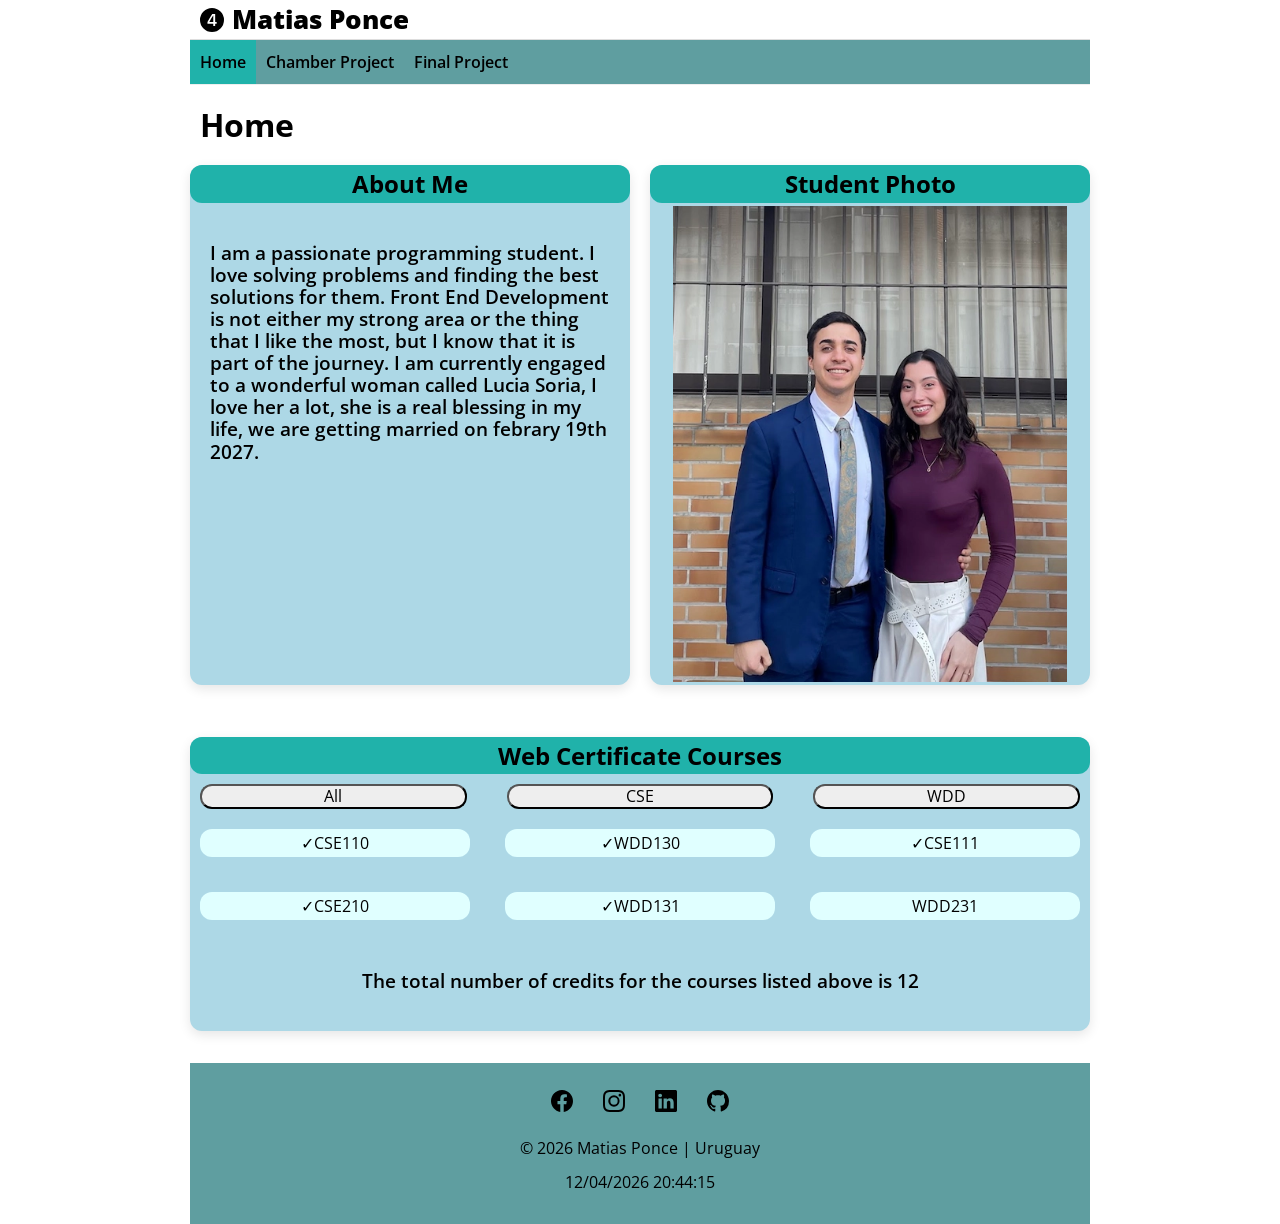
<file: index.html>
<!DOCTYPE html>
<html lang="en">

<head>
    <meta charset="UTF-8">
    <meta name="viewport" content="width=device-width, initial-scale=1.0">
    <meta name="description" content="This is the home page for Matias Ponce's chamber of commerce.">
    <meta name="author" content="Matias Ponce">
    <meta property="og:description"
        content="The home page for Matias Ponce's chamber of commerce. It contains basic information about Matias and the courses he has completed.">
    <meta property="og:title" content="Homepage- Matias Ponce's Chamber">
    <meta property="og:url" content="https://matip31.github.io/wdd231/">
    <meta property="og:image"
        content="https://st2.depositphotos.com/2481271/9230/i/950/depositphotos_92309310-stock-photo-man-drinking-mate.jpg">
    <link rel="shortcut icon" href="images/favicon.ico">
    <link rel="stylesheet" href="styles/normalize.css">
    <link rel="stylesheet" href="styles/small.css">
    <link rel="stylesheet" href="styles/large.css">
    <link rel="preconnect" href="https://fonts.googleapis.com">
    <link rel="preconnect" href="https://fonts.gstatic.com" crossorigin>
    <link
        href="https://fonts.googleapis.com/css2?family=Montserrat:wght@500;700&family=Open+Sans:wght@400;600&display=swap"
        rel="stylesheet">
    <script src="scripts/script.js" defer></script>
    <title>Matias Ponce's Chamber</title>
</head>

<body>
    <header>
        <img src="images/4-circle-fill.svg" alt="Logo" width="1" height="1">
        <span>Matias Ponce</span>
        <button id="ham" aria-label="Open navigation menu" class="hamburguer"></button>
    </header>
    <nav id="nav-bar" class="navigation">
        <ul>
            <li class="current">
                <a href="index.html" id="home">Home</a>
            </li>
            <li>
                <a href="chamber/index.html" id="chamber">Chamber Project</a>
            </li>
            <li>
                <a href="project/index.html" id="final">Final Project</a>
            </li>
        </ul>
    </nav>
    <dialog id="course-details"></dialog>
    <main>
        <h1>Home</h1>
        <div class="container">
            <section class="about card">
                <h2>About Me</h2>
                <p>I am a passionate programming student. I love solving problems and finding the best solutions for
                    them. Front End Development is not either my strong area or the thing that I like the most,
                    but I know that it is part of the journey. I am currently engaged to a wonderful woman called Lucia
                    Soria, I love her a lot, she is a real blessing in my life, we are getting married on febrary 19th
                    2027.
                </p>
            </section>
            <section class="student card">
                <h2>Student Photo</h2>
                <img src="images/matias-picture.webp" alt="Matias Picture" loading="lazy">
            </section>
            <section class="courses card">
                <h2>Web Certificate Courses</h2>
                <div class="filter">
                    <button id="all">All</button>
                    <button id="cse">CSE</button>
                    <button id="wdd">WDD</button>
                </div>
                <div id="courses-list">
                </div>
                <p id="credits">The total number of credits for the courses listed above is</p>
            </section>
        </div>

    </main>
    <footer>
        <div class="social">
            <a href="https://www.facebook.com/mati.ponce.71" target="_blank"><img src="images/facebook.svg"
                    alt="facebook" width="16" height="16"></a>
            <a href="https://www.instagram.com/matip31" target="_blank"><img src="images/instagram.svg" alt="instagram"
                    width="16" height="16"></a>
            <a href="www.linkedin.com/in/matip31" target="_blank"><img src="images/linkedin.svg" alt="Linkedin"
                    width="16" height="16"></a>
            <a href="https://github.com/Matip31" target="_blank"><img src="images/github.svg" alt="github" width="16"
                    height="16"></a>
        </div>
        <p>
            © <span id="currentyear"></span> Matias Ponce | Uruguay
        </p>
        <p id="lastModified"></p>
    </footer>
</body>

</html>
</file>
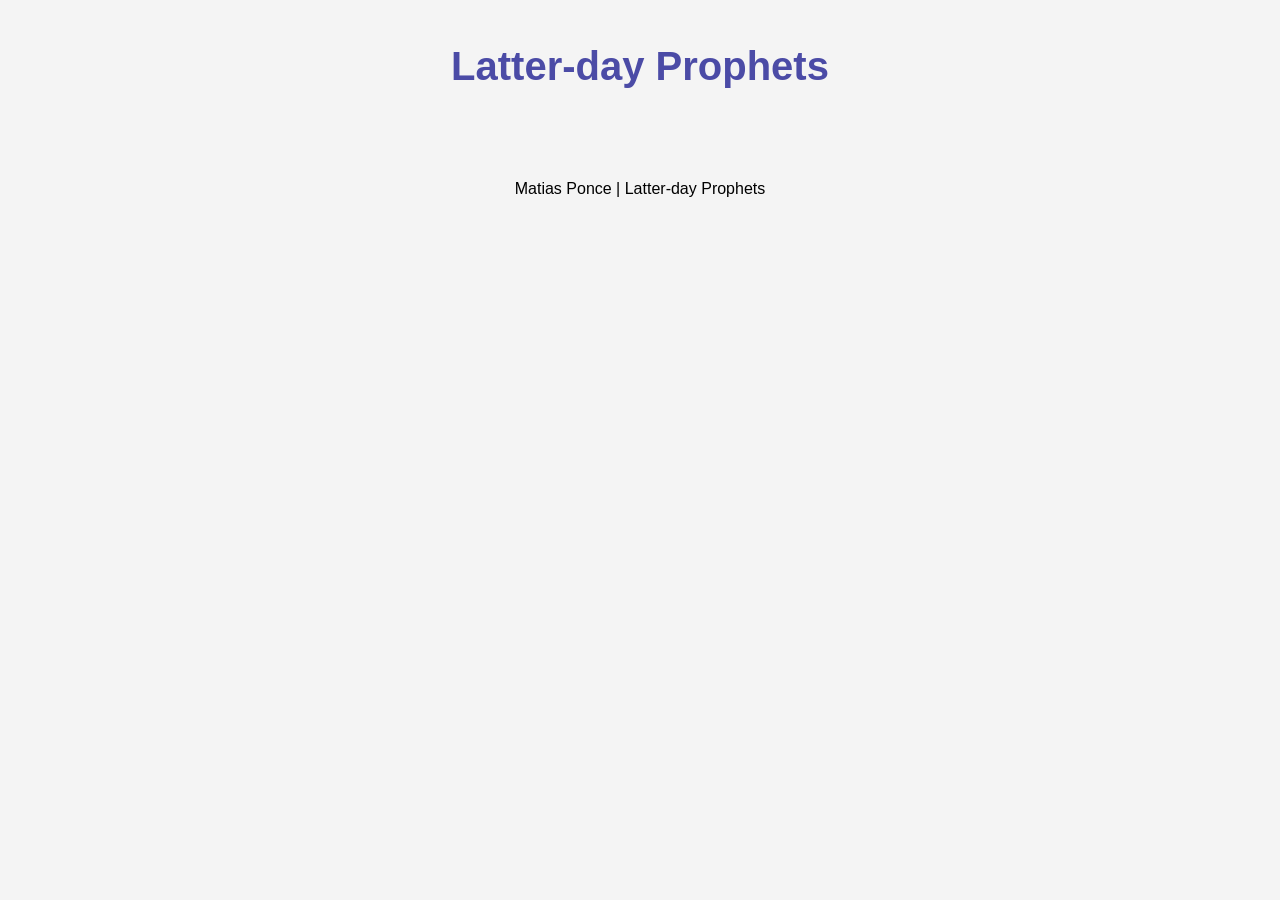
<file: prophets.html>
<!DOCTYPE html>
<html lang="en">
<head>
    <meta charset="UTF-8">
    <meta name="viewport" content="width=device-width, initial-scale=1.0">
    <meta name="description" content="This page contains information about prophets of the Church of Jesus Christ of Latter Day Saints">
    <meta name="author" content="Matias Ponce">
    <link rel="stylesheet" href="styles/normalize.css">
    <link rel="stylesheet" href="styles/prophets.css">
    <script src="scripts/prophets.js" defer></script>
    <title>Prophets</title>
</head>
<body>
    <header>
        <h1>Latter-day Prophets</h1>
    </header>
    <main>
        <div id="cards"></div>
    </main>
    <footer>
        Matias Ponce | Latter-day Prophets
    </footer>
</body>
</html>
</file>
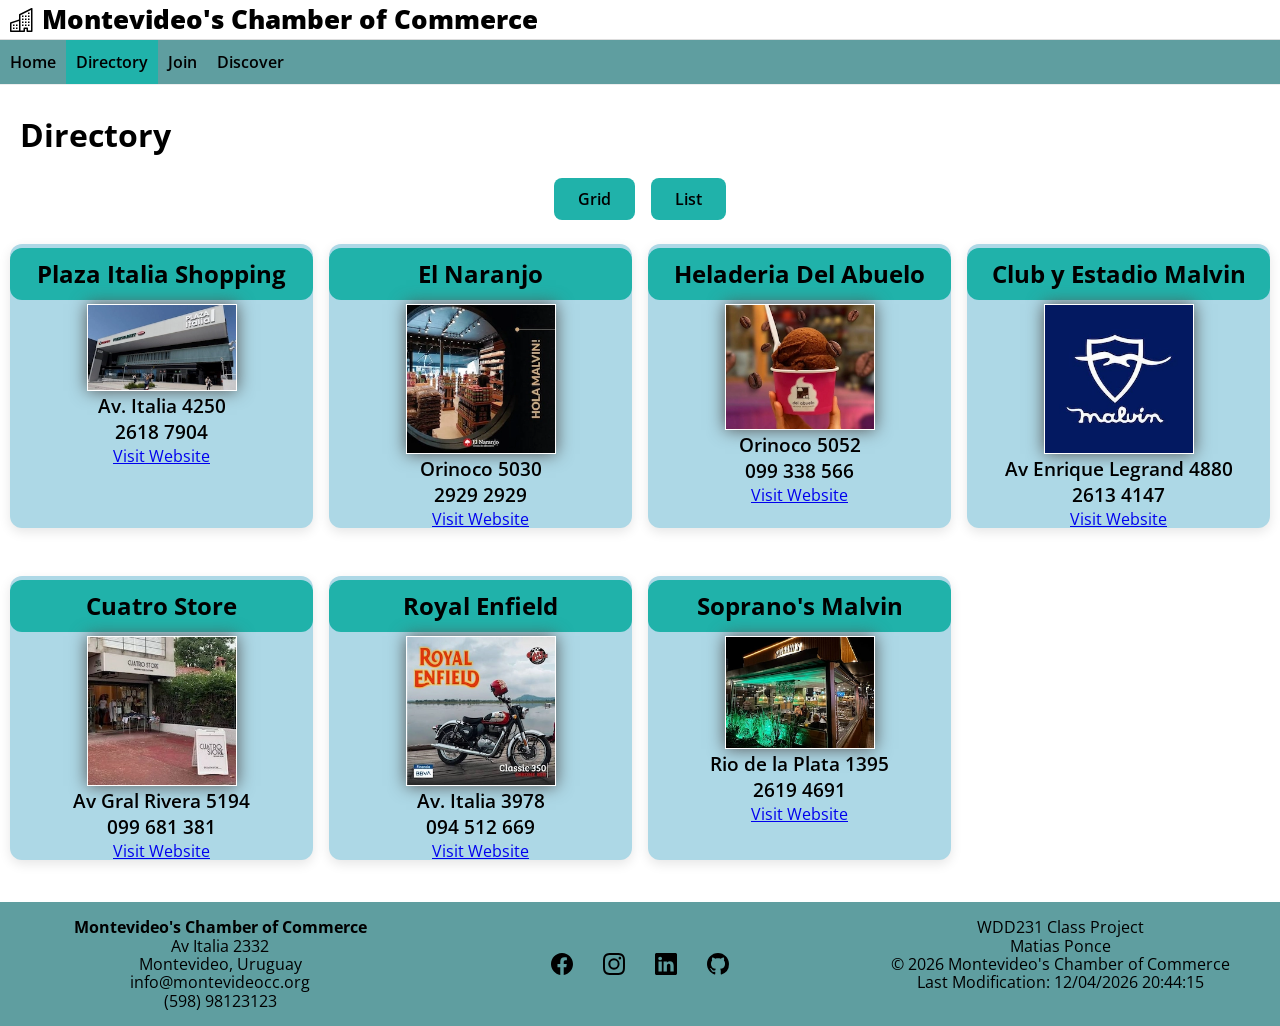
<file: chamber/directory.html>
<!DOCTYPE html>
<html lang="en">

<head>
    <meta charset="UTF-8">
    <meta name="viewport" content="width=device-width, initial-scale=1.0">
    <meta name="description" content="This is the directory page for Montevideo's chamber of commerce.">
    <meta name="author" content="Matias Ponce">
    <meta property="og:description"
        content="The directory for Montevideo's chamber of commerce. It provides a list of local business and other organizations that belong to the chamber of commerce.">
    <meta property="og:title" content="Directory- Montevideo Chamber of Commerce">
    <meta property="og:url" content="https://matip31.github.io/wdd231/">
    <meta property="og:image"
        content="https://matip31.github.io/wdd231/images/matias-picture.webp">
    <link rel="shortcut icon" href="images/favicon.ico">
    <link rel="stylesheet" href="styles/normalize.css">
    <link rel="stylesheet" href="styles/small.css">
    <link rel="stylesheet" href="styles/medium.css">
    <link rel="stylesheet" href="styles/large.css">
    <link rel="preconnect" href="https://fonts.googleapis.com">
    <link rel="preconnect" href="https://fonts.gstatic.com" crossorigin>
    <link
        href="https://fonts.googleapis.com/css2?family=Montserrat:wght@500;700&family=Open+Sans:wght@400;600&display=swap"
        rel="stylesheet">
    <script src="scripts/chamber.js" defer></script>
    <title>Matias Ponce's Chamber</title>
</head>

<body>
    <header>
        <img src="images/buildings.svg" alt="Logo" width="1" height="1">
        <span>Montevideo's Chamber of Commerce</span>
        <button id="ham" aria-label="Open navigation menu" class="hamburguer"></button>
    </header>
    <nav id="nav-bar" class="navigation">
        <ul>
            <li>
                <a href="index.html" id="home">Home</a>
            </li>
            <li class="current">
                <a href="directory.html" id="directory">Directory</a>
            </li>
            <li>
                <a href="join.html" id="join">Join</a>
            </li>
            <li>
                <a href="discover.html" id="discover">Discover</a>
            </li>
        </ul>
    </nav>
    <main>
        <h1>Directory</h1>
        <div class="menu">
		    <button id="grid">Grid</button>
		    <button id="list">List</button>
	    </div>
        <div id="members" class="grid"></div>

    </main>
    <footer>
        <div class="footer-column">
            <span><strong>Montevideo's Chamber of Commerce</strong></span>
            <span>Av Italia 2332</span>
            <span>Montevideo, Uruguay</span>
            <span>info@montevideocc.org</span>
            <span>(598) 98123123</span>
        </div>
        <div class="social">
            <a href="https://www.facebook.com/mati.ponce.71" target="_blank"><img src="images/facebook.svg"
                    alt="facebook" width="16" height="16"></a>
            <a href="https://www.instagram.com/matip31" target="_blank"><img src="images/instagram.svg" alt="instagram"
                    width="16" height="16"></a>
            <a href="www.linkedin.com/in/matip31" target="_blank"><img src="images/linkedin.svg" alt="Linkedin"
                    width="16" height="16"></a>
            <a href="https://github.com/Matip31" target="_blank"><img src="images/github.svg" alt="github" width="16"
                    height="16"></a>
        </div>
        <div class="footer-column">
            <span>WDD231 Class Project</span>
            <span>Matias Ponce</span>
            <span>© <span id="currentyear"></span> Montevideo's Chamber of Commerce</span>
        <span id="lastModified"></span>
        </div>
        
    </footer>
</body>

</html>
</file>
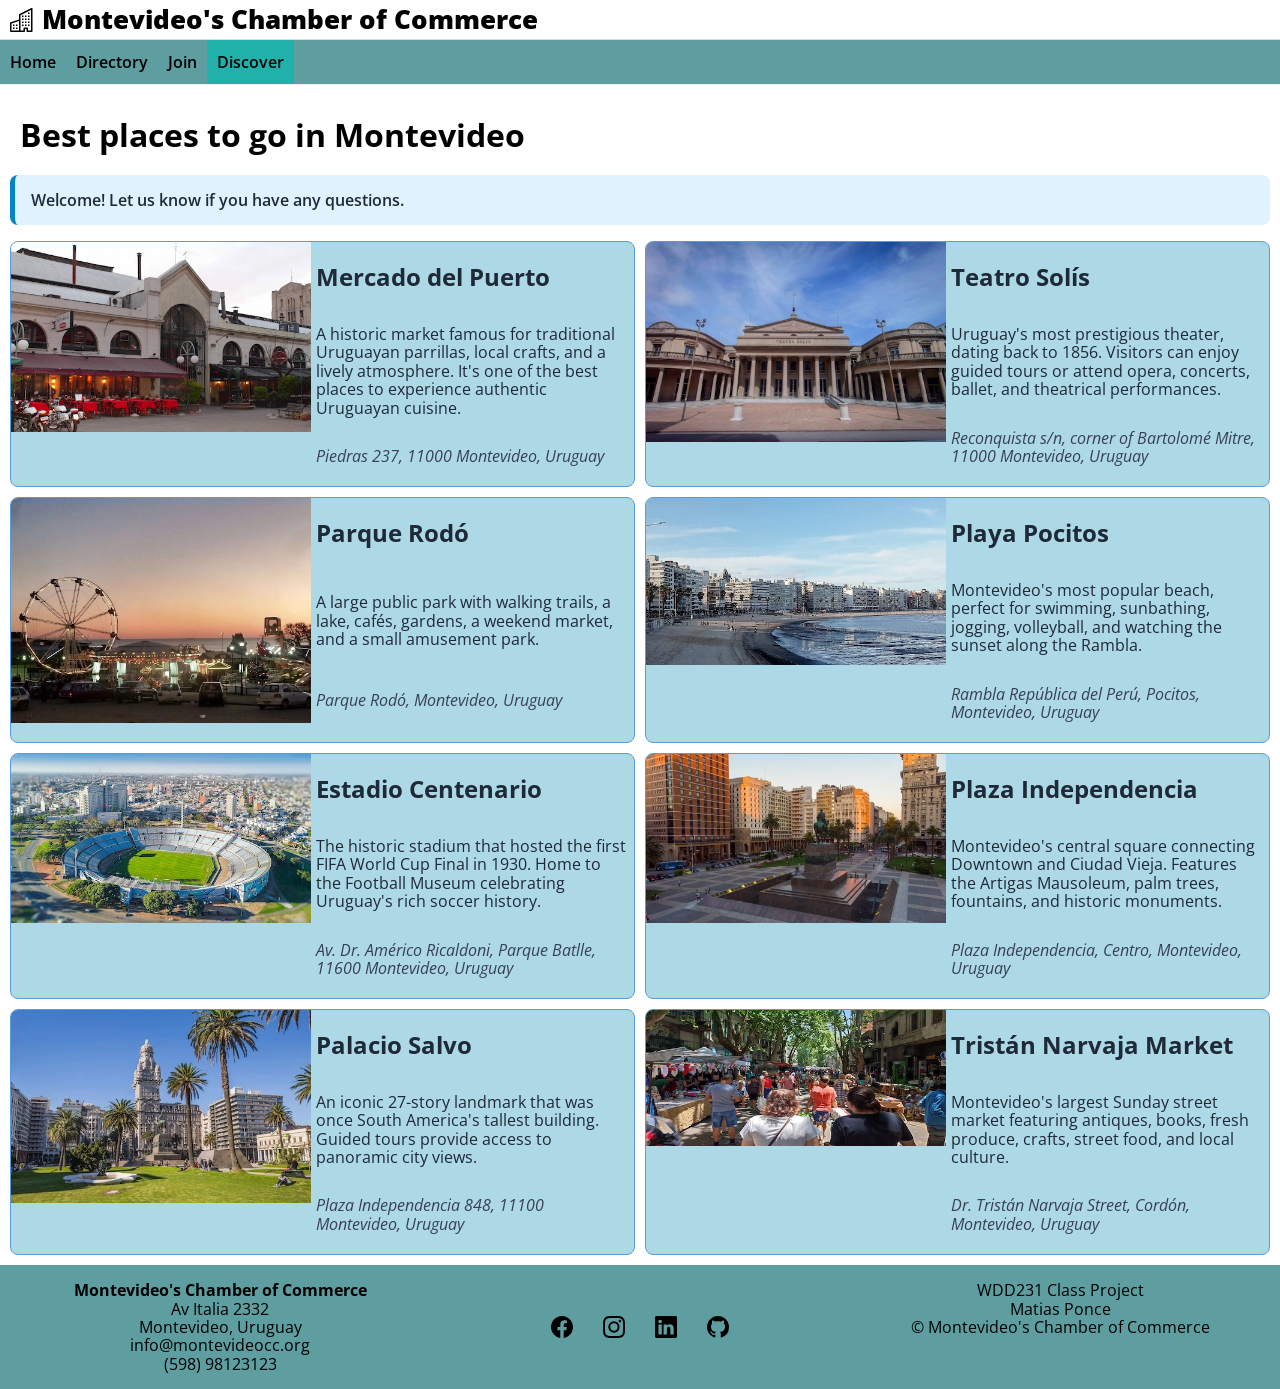
<file: chamber/discover.html>
<!DOCTYPE html>
<html lang="en">

<head>
    <meta charset="UTF-8">
    <meta name="viewport" content="width=device-width, initial-scale=1.0">
    <meta name="description" content="This page contains information about interesting places to visit in Montevideo">
    <meta name="author" content="Matias Ponce">
    <meta property="og:description"
        content="The Discover page for Montevideo's chamber of commerce. It has information about interesting sites to visit in Montevideo.">
    <meta property="og:title" content="Discover- Montevideo Chamber of Commerce">
    <meta property="og:url" content="https://matip31.github.io/wdd231/">
    <meta property="og:image"
        content="https://matip31.github.io/wdd231/images/matias-picture.webp">
    <link rel="shortcut icon" href="images/favicon.ico">
    <link rel="stylesheet" href="styles/normalize.css">
    <link rel="stylesheet" href="styles/small.css">
    <link rel="stylesheet" href="styles/medium.css">
    <link rel="stylesheet" href="styles/large.css">
    <link rel="preconnect" href="https://fonts.googleapis.com">
    <link rel="preconnect" href="https://fonts.gstatic.com" crossorigin>
    <link
        href="https://fonts.googleapis.com/css2?family=Montserrat:wght@500;700&family=Open+Sans:wght@400;600&display=swap"
        rel="stylesheet">
    <script src="scripts/discover.js" type="module"></script>
    <title>Discover Montevideo</title>
</head>
<body>
    <header>
        <img src="images/buildings.svg" alt="Logo" width="1" height="1">
        <span>Montevideo's Chamber of Commerce</span>
        <button id="ham" aria-label="Open navigation menu" class="hamburguer"></button>
    </header>
    <nav id="nav-bar" class="navigation">
        <ul>
            <li>
                <a href="index.html" id="home">Home</a>
            </li>
            <li>
                <a href="directory.html" id="directory">Directory</a>
            </li>
            <li>
                <a href="join.html" id="join">Join</a>
            </li>
            <li class="current">
                <a href="discover.html" id="discover">Discover</a>
            </li>
        </ul>
    </nav>
    <main class="discover-main">
        <h1>Best places to go in Montevideo</h1>
        <p id="visit-message"></p>
        <div id="allplaces"></div>
    </main>
    <footer>
        <div class="footer-column">
            <span><strong>Montevideo's Chamber of Commerce</strong></span>
            <span>Av Italia 2332</span>
            <span>Montevideo, Uruguay</span>
            <span>info@montevideocc.org</span>
            <span>(598) 98123123</span>
        </div>
        <div class="social">
            <a href="https://www.facebook.com/mati.ponce.71" target="_blank"><img src="images/facebook.svg"
                    alt="facebook" width="16" height="16"></a>
            <a href="https://www.instagram.com/matip31" target="_blank"><img src="images/instagram.svg" alt="instagram"
                    width="16" height="16"></a>
            <a href="www.linkedin.com/in/matip31" target="_blank"><img src="images/linkedin.svg" alt="Linkedin"
                    width="16" height="16"></a>
            <a href="https://github.com/Matip31" target="_blank"><img src="images/github.svg" alt="github" width="16"
                    height="16"></a>
        </div>
        <div class="footer-column">
            <span>WDD231 Class Project</span>
            <span>Matias Ponce</span>
            <span>© <span id="currentyear"></span> Montevideo's Chamber of Commerce</span>
        <span id="lastModified"></span>
        </div>
    </footer>
</body>

</html>
</file>
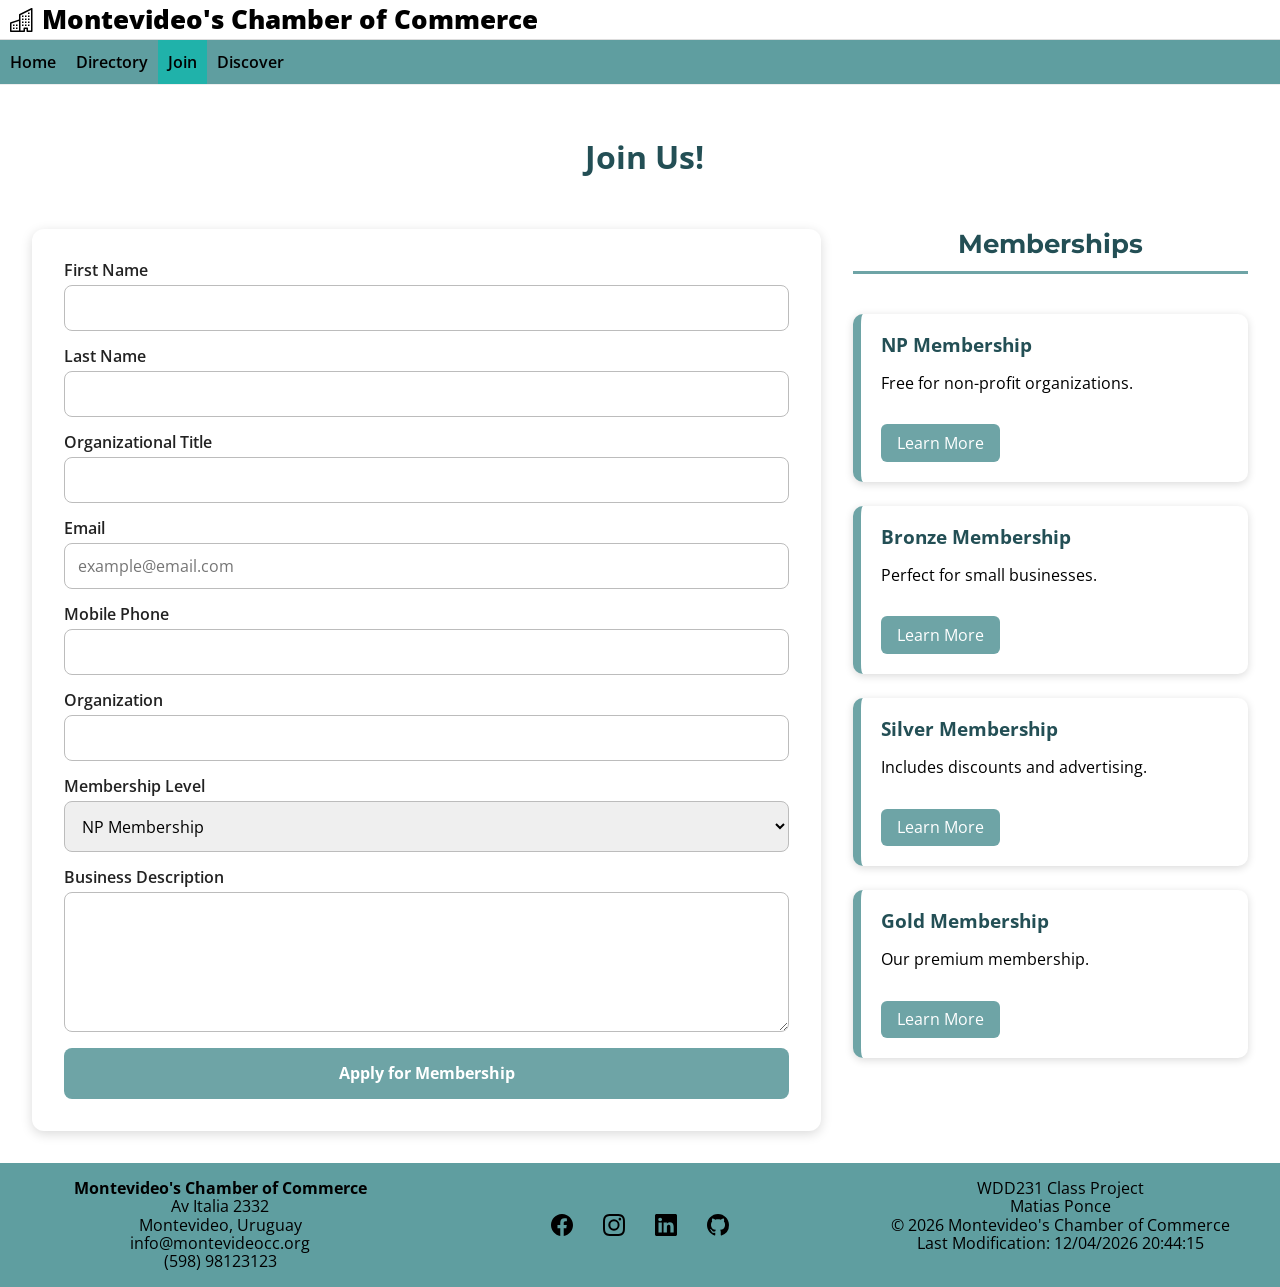
<file: chamber/join.html>
<!DOCTYPE html>
<html lang="en">

<head>
    <meta charset="UTF-8">
    <meta name="viewport" content="width=device-width, initial-scale=1.0">
    <meta name="description" content="This page contains a form for someone to join the Chamber of Commerce">
    <meta name="author" content="Matias Ponce">
    <meta property="og:description"
        content="The Join page for Montevideo's chamber of commerce. It has a form where interested people can apply to join the chamber.">
    <meta property="og:title" content="Join- Montevideo Chamber of Commerce">
    <meta property="og:url" content="https://matip31.github.io/wdd231/">
    <meta property="og:image"
        content="https://matip31.github.io/wdd231/images/matias-picture.webp">
    <link rel="shortcut icon" href="images/favicon.ico">
    <link rel="stylesheet" href="styles/normalize.css">
    <link rel="stylesheet" href="styles/small.css">
    <link rel="stylesheet" href="styles/medium.css">
    <link rel="stylesheet" href="styles/large.css">
    <link rel="preconnect" href="https://fonts.googleapis.com">
    <link rel="preconnect" href="https://fonts.gstatic.com" crossorigin>
    <link
        href="https://fonts.googleapis.com/css2?family=Montserrat:wght@500;700&family=Open+Sans:wght@400;600&display=swap"
        rel="stylesheet">
    <script src="scripts/join.js" defer></script>
    <title>Join the Montevideo's Chamber of Commerce</title>
</head>

<body>
    <header>
        <img src="images/buildings.svg" alt="Logo" width="1" height="1">
        <span>Montevideo's Chamber of Commerce</span>
        <button id="ham" aria-label="Open navigation menu" class="hamburguer"></button>
    </header>
    <nav id="nav-bar" class="navigation">
        <ul>
            <li>
                <a href="index.html" id="home">Home</a>
            </li>
            <li>
                <a href="directory.html" id="directory">Directory</a>
            </li>
            <li class="current">
                <a href="join.html" id="join">Join</a>
            </li>
            <li>
                <a href="discover.html" id="discover">Discover</a>
            </li>
        </ul>
    </nav>
    <main class="join-main">
        <h1>Join Us!</h1>
        <form method="get" action="thankyou.html">

            <label>First Name<input type="text" name="firstName" required autocomplete="given-name" title="Enter your first name"></label>
            <label>Last Name<input type="text" name="lastName" required autocomplete="family-name" title="Enter your last name"></label>
            <label>Organizational Title<input type="text" name="organizationTitle" autocomplete="organization-title" title="Enter your title" pattern="[A-Za-z\\- ]{7,}"></label>
            <label>Email<input type="email" name="email" required autocomplete="email" placeholder="example@email.com" title="Enter your email"></label>
            <label> Mobile Phone<input type="tel" name="phone" required autocomplete="tel" title="Enter your mobile number"></label>
            <label>Organization<input type="text" name="organization" required autocomplete="organization" title="Enter organization name"></label>
            <label>Membership Level
                <select name="membership">
                    <option value="np">NP Membership</option>
                    <option value="bronze">Bronze Membership</option>
                    <option value="silver">Silver Membership</option>
                    <option value="gold">Gold Membership</option>
                </select>
            </label>
            <label>Business Description<textarea name="description" title="Describe your organization"></textarea></label>
            <input type="hidden" id="timestamp" name="timestamp">
            <input type="submit" value="Apply for Membership">
        </form>
        <aside class="membership-cards">
            <h2>Memberships</h2>
            <div class="join-card">
                <h3>NP Membership</h3>
                <p>Free for non-profit organizations.</p>

                <button class="open-modal" data-modal="npModal">
                    Learn More
                </button>
            </div>

            <div class="join-card">
                <h3>Bronze Membership</h3>
                <p>Perfect for small businesses.</p>

                <button class="open-modal" data-modal="bronzeModal">
                    Learn More
                </button>
            </div>

            <div class="join-card">
                <h3>Silver Membership</h3>
                <p>Includes discounts and advertising.</p>

                <button class="open-modal" data-modal="silverModal">
                    Learn More
                </button>
            </div>

            <div class="join-card">
                <h3>Gold Membership</h3>
                <p>Our premium membership.</p>

                <button class="open-modal" data-modal="goldModal">
                    Learn More
                </button>
            </div>

        </aside>
    </main>
        <dialog id="npModal">
            <h2>NP Membership</h2>

            <p><strong>Benefits:</strong></p>

            <ul>
                <li>No membership fee</li>
                <li>Business listed in the Chamber directory</li>
                <li>Access to networking events</li>
                <li>Monthly Chamber newsletter</li>
                <li>Community involvement opportunities</li>
            </ul>

            <button class="close-btn">Close</button>
        </dialog>
        <dialog id="bronzeModal">
            <h2>Bronze Membership</h2>
            <p><strong>Benefits:</strong></p>
            <ul>
                <li>Business directory listing</li>
                <li>Networking event invitations</li>
                <li>Monthly newsletter</li>
                <li>Basic member support</li>
            </ul>
            <button class="close-btn">Close</button>
        </dialog>

        <dialog id="silverModal">
            <h2>Silver Membership</h2>

            <p><strong>Benefits:</strong></p>

            <ul>
                <li>Everything included in Bronze</li>
                <li>Discounts on Chamber events</li>
                <li>Business training workshops</li>
                <li>Featured business listing</li>
            </ul>

            <button class="close-btn">Close</button>
        </dialog>

        <dialog id="goldModal">
            <h2>Gold Membership</h2>
            <p><strong>Benefits:</strong></p>
            <ul>
                <li>Everything included in Silver</li>
                <li>Homepage spotlight advertising</li>
                <li>Premium event discounts</li>
                <li>Priority sponsorship opportunities</li>
                <li>VIP networking events</li>
            </ul>
            <button class="close-btn">Close</button>
        </dialog>
    <footer>
        <div class="footer-column">
            <span><strong>Montevideo's Chamber of Commerce</strong></span>
            <span>Av Italia 2332</span>
            <span>Montevideo, Uruguay</span>
            <span>info@montevideocc.org</span>
            <span>(598) 98123123</span>
        </div>
        <div class="social">
            <a href="https://www.facebook.com/mati.ponce.71" target="_blank"><img src="images/facebook.svg"
                    alt="facebook" width="16" height="16"></a>
            <a href="https://www.instagram.com/matip31" target="_blank"><img src="images/instagram.svg" alt="instagram"
                    width="16" height="16"></a>
            <a href="www.linkedin.com/in/matip31" target="_blank"><img src="images/linkedin.svg" alt="Linkedin"
                    width="16" height="16"></a>
            <a href="https://github.com/Matip31" target="_blank"><img src="images/github.svg" alt="github" width="16"
                    height="16"></a>
        </div>
        <div class="footer-column">
            <span>WDD231 Class Project</span>
            <span>Matias Ponce</span>
            <span>© <span id="currentyear"></span> Montevideo's Chamber of Commerce</span>
        <span id="lastModified"></span>
        </div>
        
    </footer>
</body>

</html>
</file>
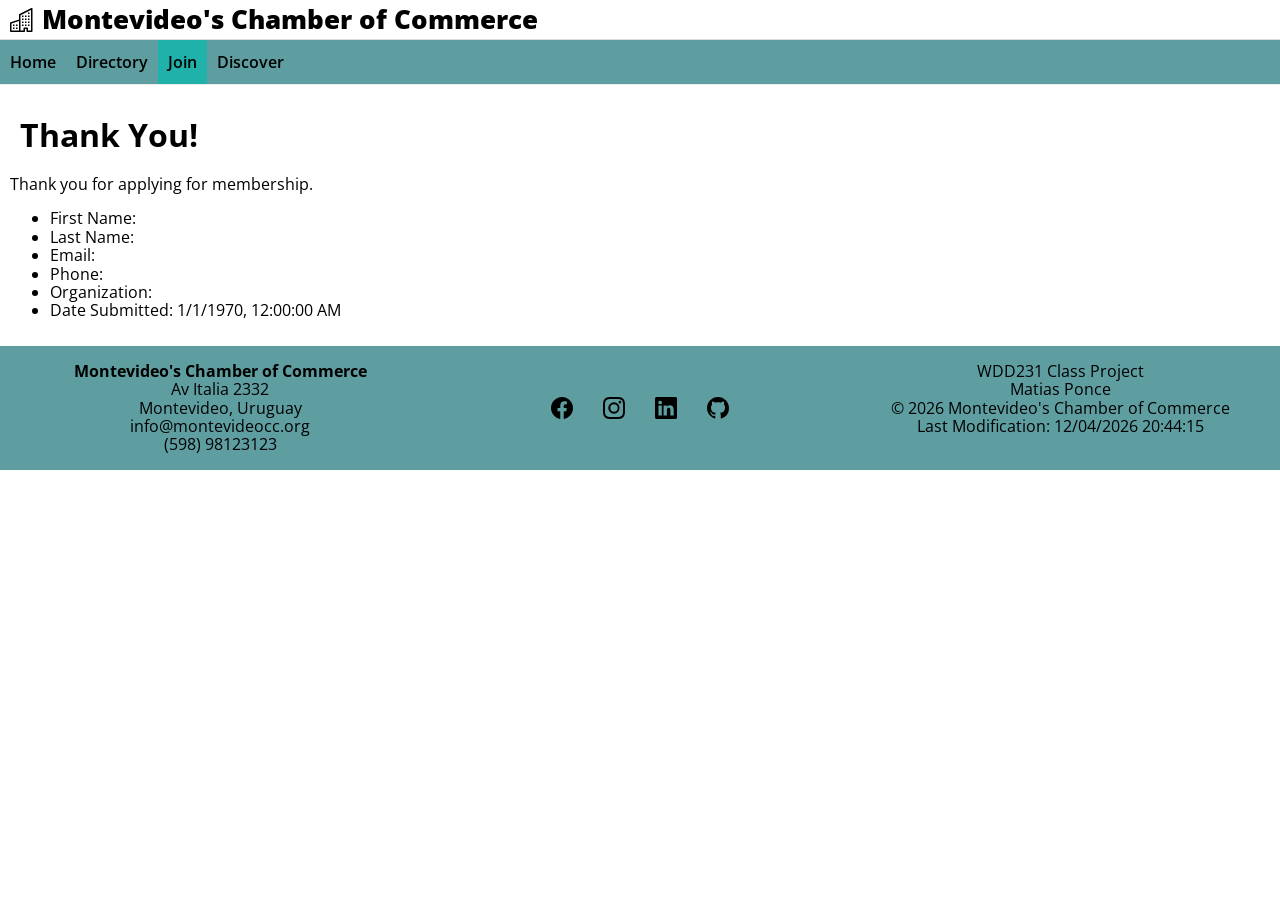
<file: chamber/thankyou.html>
<!DOCTYPE html>
<html lang="en">

<head>
    <meta charset="UTF-8">
    <meta name="viewport" content="width=device-width, initial-scale=1.0">
    <meta name="description" content="This page is the thank you page that you see after submitting the form">
    <meta name="author" content="Matias Ponce">
    <link rel="shortcut icon" href="images/favicon.ico">
    <link rel="stylesheet" href="styles/normalize.css">
    <link rel="stylesheet" href="styles/small.css">
    <link rel="stylesheet" href="styles/medium.css">
    <link rel="stylesheet" href="styles/large.css">
    <link rel="preconnect" href="https://fonts.googleapis.com">
    <link rel="preconnect" href="https://fonts.gstatic.com" crossorigin>
    <link
        href="https://fonts.googleapis.com/css2?family=Montserrat:wght@500;700&family=Open+Sans:wght@400;600&display=swap"
        rel="stylesheet">
    <script src="scripts/thankyou.js" defer></script>
    <title>Montevideo's Chamber of Commerce</title>
</head>

<body>
    <header>
        <img src="images/buildings.svg" alt="Logo" width="1" height="1">
        <span>Montevideo's Chamber of Commerce</span>
        <button id="ham" aria-label="Open navigation menu" class="hamburguer"></button>
    </header>
    <nav id="nav-bar" class="navigation">
        <ul>
            <li>
                <a href="index.html" id="home">Home</a>
            </li>
            <li>
                <a href="directory.html" id="directory">Directory</a>
            </li>
            <li class="current">
                <a href="join.html" id="join">Join</a>
            </li>
            <li>
                <a href="discover.html" id="discover">Discover</a>
            </li>
        </ul>
    </nav>
    <main>
        <h1>Thank You!</h1>

        <p>Thank you for applying for membership.</p>

        <ul>

        <li>First Name:
        <span id="firstName"></span></li>

        <li>Last Name:
        <span id="lastName"></span></li>

        <li>Email:
        <span id="email"></span></li>

        <li>Phone:
        <span id="phone"></span></li>

        <li>Organization:
        <span id="organization"></span></li>

        <li>Date Submitted:
        <span id="timestamp"></span></li>

        </ul>
    </main>
    <footer>
        <div class="footer-column">
            <span><strong>Montevideo's Chamber of Commerce</strong></span>
            <span>Av Italia 2332</span>
            <span>Montevideo, Uruguay</span>
            <span>info@montevideocc.org</span>
            <span>(598) 98123123</span>
        </div>
        <div class="social">
            <a href="https://www.facebook.com/mati.ponce.71" target="_blank"><img src="images/facebook.svg"
                    alt="facebook" width="16" height="16"></a>
            <a href="https://www.instagram.com/matip31" target="_blank"><img src="images/instagram.svg" alt="instagram"
                    width="16" height="16"></a>
            <a href="www.linkedin.com/in/matip31" target="_blank"><img src="images/linkedin.svg" alt="Linkedin"
                    width="16" height="16"></a>
            <a href="https://github.com/Matip31" target="_blank"><img src="images/github.svg" alt="github" width="16"
                    height="16"></a>
        </div>
        <div class="footer-column">
            <span>WDD231 Class Project</span>
            <span>Matias Ponce</span>
            <span>© <span id="currentyear"></span> Montevideo's Chamber of Commerce</span>
        <span id="lastModified"></span>
        </div>
        
    </footer>
</body>

</html>
</file>
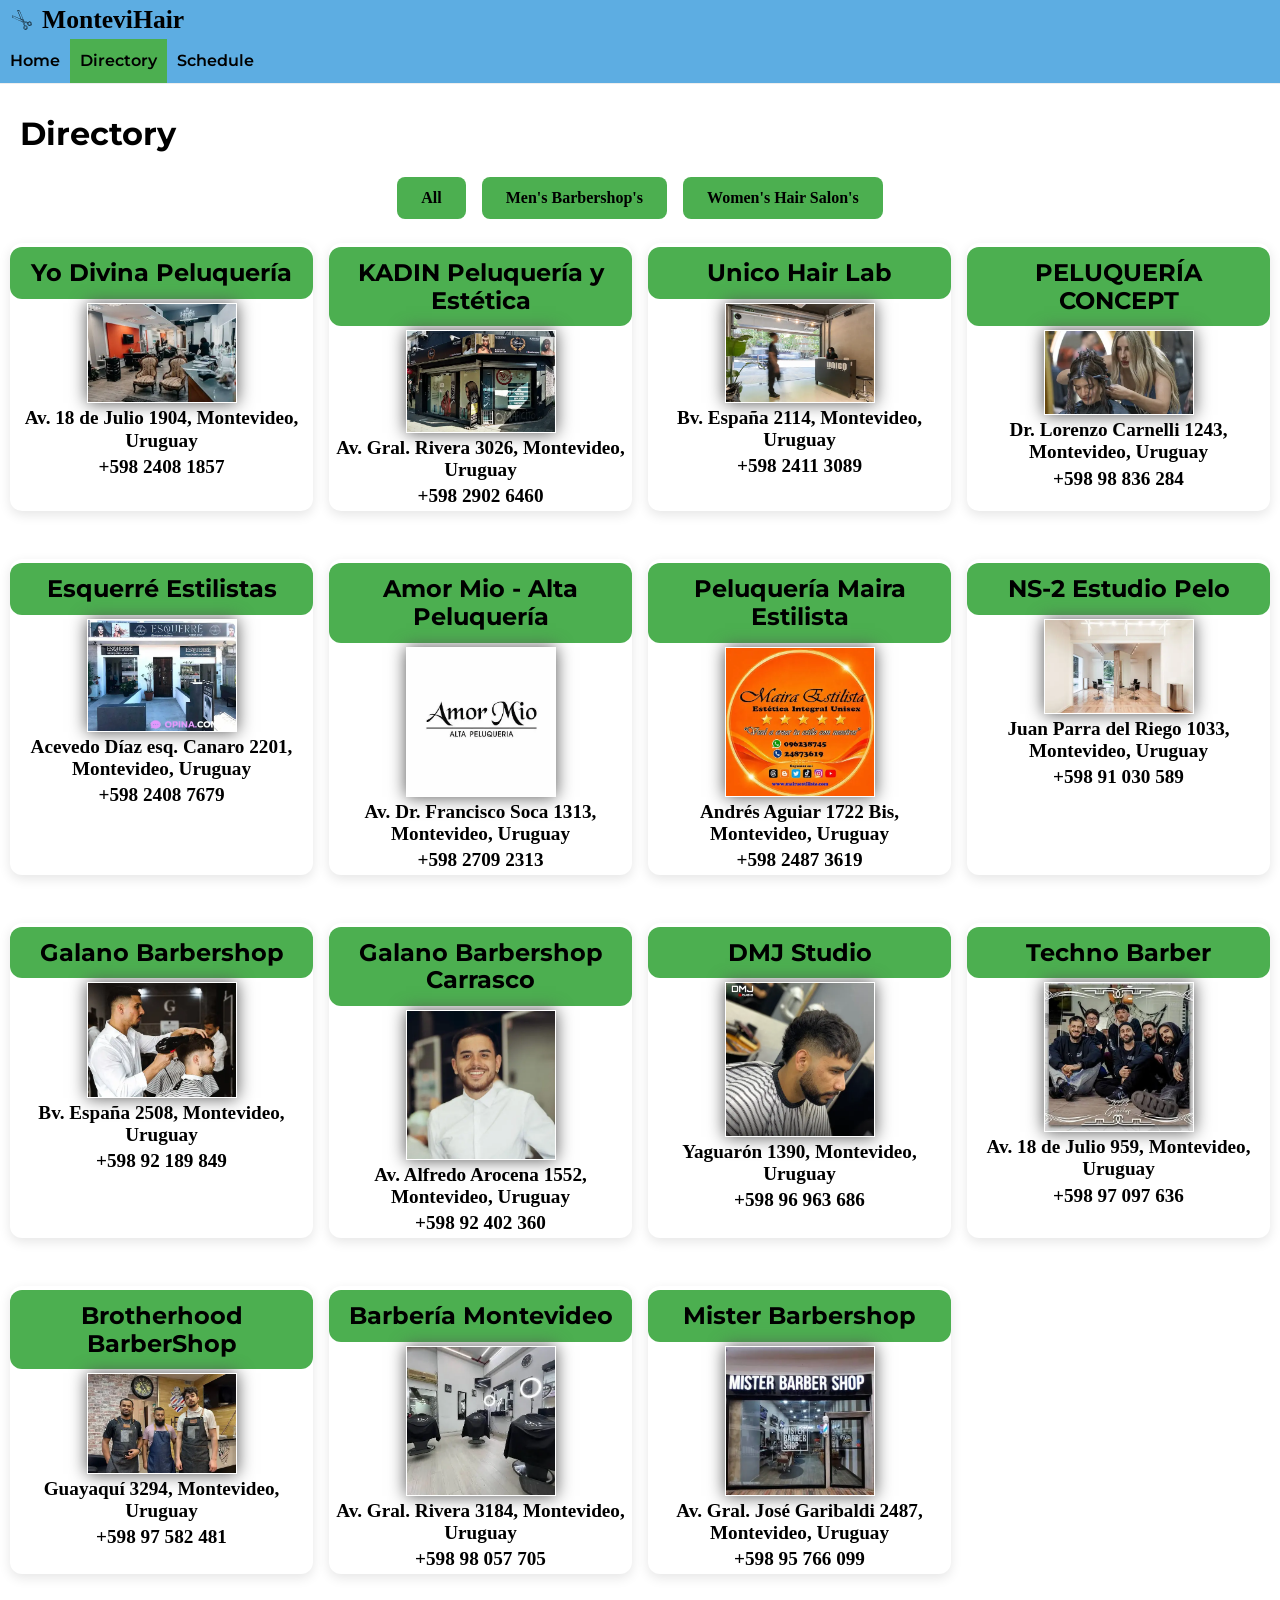
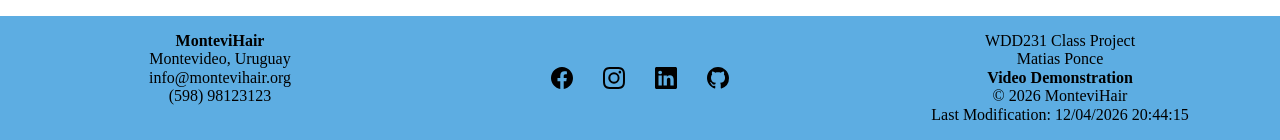
<file: project/directory.html>
<!DOCTYPE html>
<html lang="en">

<head>
    <meta charset="UTF-8">
    <meta name="viewport" content="width=device-width, initial-scale=1.0">
    <meta name="description" content="This is the directory page for MonteviHair-Hair Salon's Asociation.">
    <meta name="author" content="Matias Ponce">
    <meta property="og:description"
        content="The directory page for MonteviHair-Hair Salon's Asociation. It provides  information about all the stores in the Asociation.">
    <meta property="og:title" content="Directory MonteviHair-Hair Salon's Asociation">
    <meta property="og:url" content="https://matip31.github.io/wdd231/">
    <meta property="og:image"
        content="https://matip31.github.io/wdd231/images/matias-picture.webp">
    <link rel="shortcut icon" href="images/favicon.ico">
    <link rel="stylesheet" href="styles/normalize.css">
    <link rel="stylesheet" href="styles/small.css">
    <link rel="stylesheet" href="styles/large.css">
    <link rel="preconnect" href="https://fonts.googleapis.com">
    <link rel="preconnect" href="https://fonts.gstatic.com" crossorigin>
    <link
        href="https://fonts.googleapis.com/css2?family=Montserrat:wght@500;700&family=Open+Sans:wght@400;600&display=swap"
        rel="stylesheet">
    <script type="module" src="scripts/directory.mjs"></script>
    <title>MonteviHair</title>
</head>

<body>
    <header>
        <img src="images/logo.svg" alt="Logo" width="1" height="1">
        <span>MonteviHair</span>
        <button id="ham" aria-label="Open navigation menu" class="hamburguer"></button>
    </header>
    <nav id="nav-bar" class="navigation">
        <ul>
            <li>
                <a href="index.html" id="home">Home</a>
            </li>
            <li class="current">
                <a href="directory.html" id="directory">Directory</a>
            </li>
            <li>
                <a href="schedule.html" id="join">Schedule</a>
            </li>
        </ul>
    </nav>
    <main>
        <h1>Directory</h1>
        <div class="menu">
            <button id="all">All</button>
		    <button id="men">Men's Barbershop's</button>
		    <button id="women">Women's Hair Salon's</button>
            
	    </div>
        <div id="members" class="grid"></div>
    </main>
    <footer>
        <div class="footer-column">
            <span><strong>MonteviHair</strong></span>
            <span>Montevideo, Uruguay</span>
            <span>info@montevihair.org</span>
            <span>(598) 98123123</span>
        </div>
        <div class="social">
            <a href="https://www.facebook.com/mati.ponce.71" target="_blank"><img src="images/facebook.svg"
                    alt="facebook" width="16" height="16"></a>
            <a href="https://www.instagram.com/matip31" target="_blank"><img src="images/instagram.svg" alt="instagram"
                    width="16" height="16"></a>
            <a href="www.linkedin.com/in/matip31" target="_blank"><img src="images/linkedin.svg" alt="Linkedin"
                    width="16" height="16"></a>
            <a href="https://github.com/Matip31" target="_blank"><img src="images/github.svg" alt="github" width="16"
                    height="16"></a>
        </div>
        <div class="footer-column">
            <span>WDD231 Class Project</span>
            <span>Matias Ponce</span>
            <a href="https://youtu.be/BlgpeUJZTwA" target="_blank">Video Demonstration</a>
            <span>© <span id="currentyear"></span> MonteviHair</span>
        <span id="lastModified"></span>
        </div>
        
    </footer>
</body>

</html>
</file>
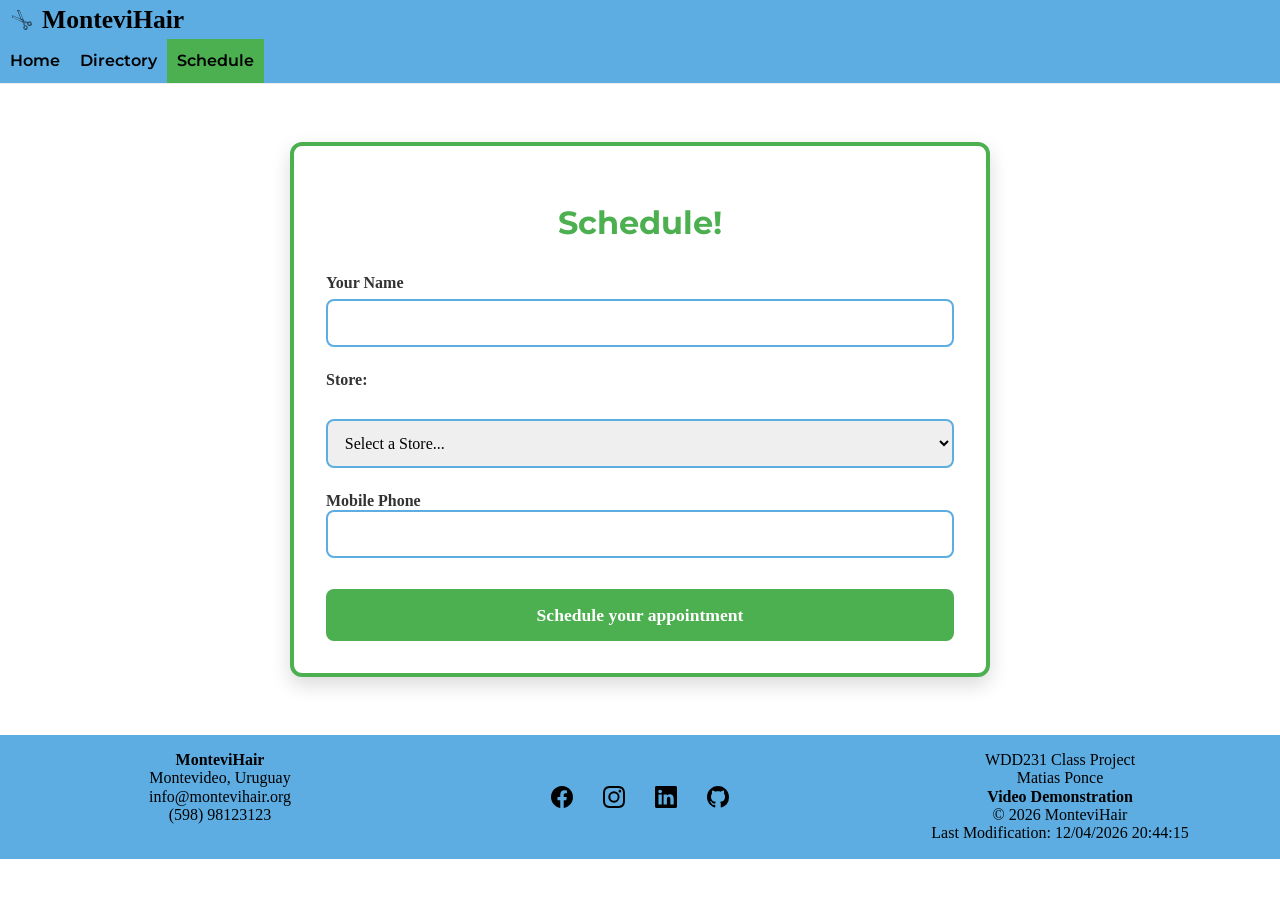
<file: project/schedule.html>
<!DOCTYPE html>
<html lang="en">

<head>
    <meta charset="UTF-8">
    <meta name="viewport" content="width=device-width, initial-scale=1.0">
    <meta name="description" content="This is the schedule page for MonteviHair-Hair Salon's Asociation.">
    <meta name="author" content="Matias Ponce">
    <meta property="og:description"
        content="The schedule page for MonteviHair-Hair Salon's Asociation. It provides a form to schedule on a selected salon.">
    <meta property="og:title" content="Schedule- MonteviHair-Hair Salon's Asociation">
    <meta property="og:url" content="https://matip31.github.io/wdd231/">
    <meta property="og:image"
        content="https://matip31.github.io/wdd231/images/matias-picture.webp">
    <link rel="shortcut icon" href="images/favicon.ico">
    <link rel="stylesheet" href="styles/normalize.css">
    <link rel="stylesheet" href="styles/small.css">
    <link rel="stylesheet" href="styles/large.css">
    <link rel="preconnect" href="https://fonts.googleapis.com">
    <link rel="preconnect" href="https://fonts.gstatic.com" crossorigin>
    <link
        href="https://fonts.googleapis.com/css2?family=Montserrat:wght@500;700&family=Open+Sans:wght@400;600&display=swap"
        rel="stylesheet">
    <script type="module" src="scripts/schedule.mjs"></script>
    <title>MonteviHair</title>
</head>

<body>
    <header>
        <img src="images/logo.svg" alt="Logo" width="1" height="1">
        <span>MonteviHair</span>
        <button id="ham" aria-label="Open navigation menu" class="hamburguer"></button>
    </header>
    <nav id="nav-bar" class="navigation">
        <ul>
            <li>
                <a href="index.html" id="home">Home</a>
            </li>
            <li>
                <a href="directory.html" id="directory">Directory</a>
            </li>
            <li class="current">
                <a href="schedule.html" id="join">Schedule</a>
            </li>
        </ul>
    </nav>
    <main>
        <section class="schedule">
            <h2>Schedule!</h2>
            <form action="thanks.html" method="get">
                <div>
                <label for="name">Your Name</label>
                <input type="text" name="name" id="name" required>
            </div>
            <label for="store">Store:</label>
            <select name="store" id="store" required>
                <option value="" disabled selected>Select a Store...</option>
            </select>
            <div>
                <label> Mobile Phone<input type="tel" name="phone" required autocomplete="tel" title="Enter your mobile number"></label>
            </div>
            <input type="submit" value="Schedule your appointment" id="submit">
            </form>
        </section>
        
    </main>
    <footer>
        <div class="footer-column">
            <span><strong>MonteviHair</strong></span>
            <span>Montevideo, Uruguay</span>
            <span>info@montevihair.org</span>
            <span>(598) 98123123</span>
        </div>
        <div class="social">
            <a href="https://www.facebook.com/mati.ponce.71" target="_blank"><img src="images/facebook.svg"
                    alt="facebook" width="16" height="16"></a>
            <a href="https://www.instagram.com/matip31" target="_blank"><img src="images/instagram.svg" alt="instagram"
                    width="16" height="16"></a>
            <a href="www.linkedin.com/in/matip31" target="_blank"><img src="images/linkedin.svg" alt="Linkedin"
                    width="16" height="16"></a>
            <a href="https://github.com/Matip31" target="_blank"><img src="images/github.svg" alt="github" width="16"
                    height="16"></a>
        </div>
        <div class="footer-column">
            <span>WDD231 Class Project</span>
            <span>Matias Ponce</span>
            <a href="https://youtu.be/BlgpeUJZTwA" target="_blank">Video Demonstration</a>
            <span>© <span id="currentyear"></span> MonteviHair</span>
        <span id="lastModified"></span>
        </div>
        
    </footer>
</body>

</html>
</file>
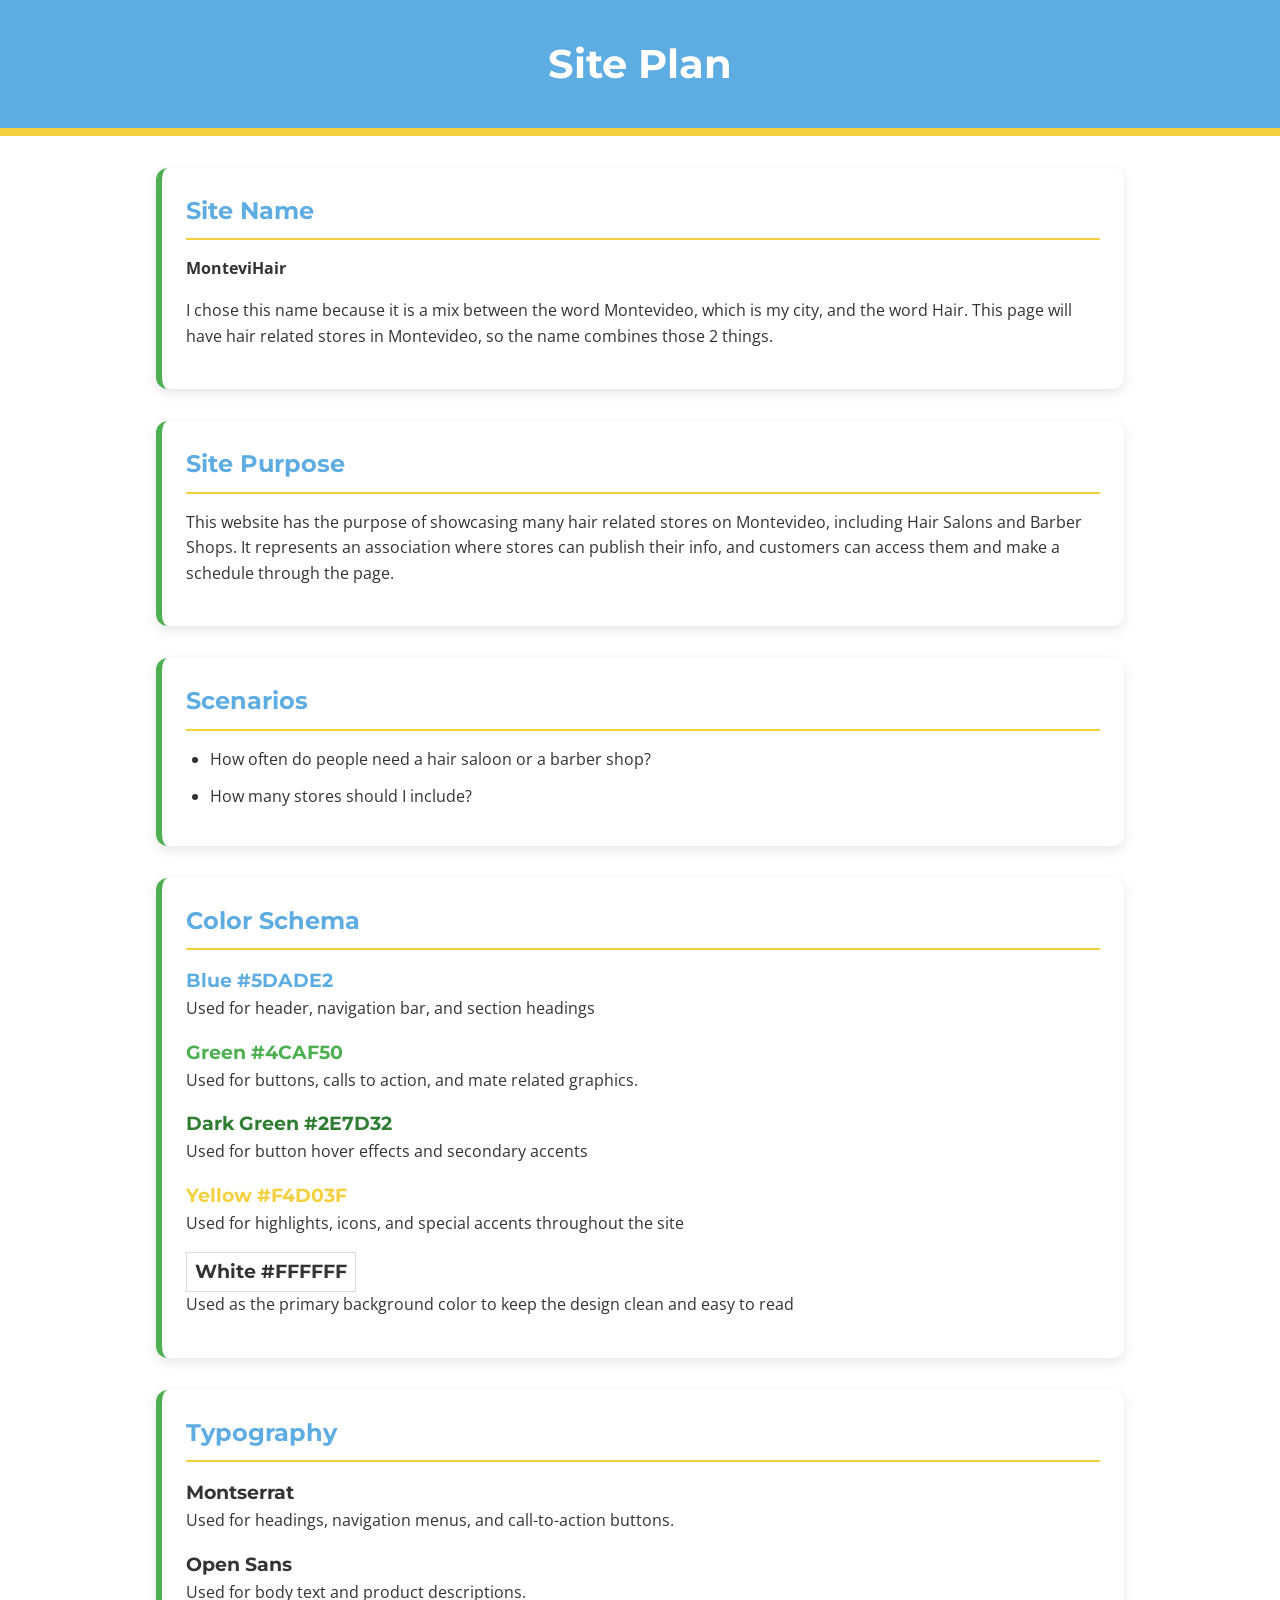
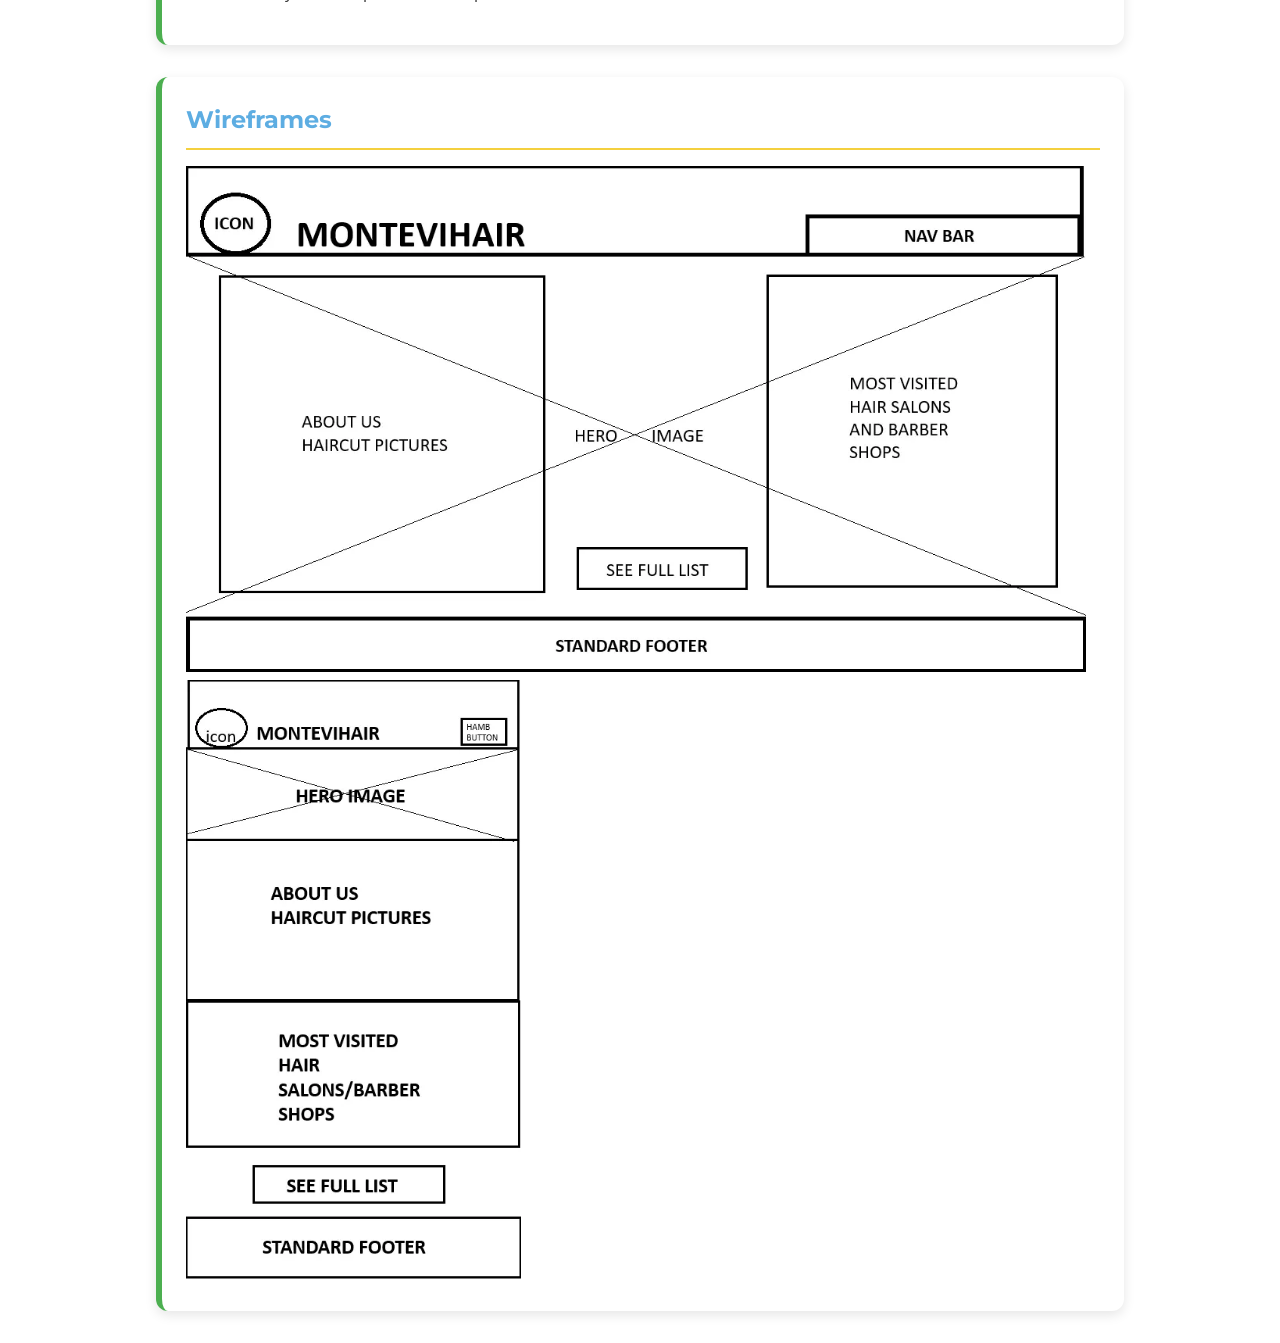
<file: project/siteplan.html>
<!DOCTYPE html>
<html lang="en">

<head>
    <meta charset="UTF-8">
    <meta name="viewport" content="width=device-width, initial-scale=1.0">
    <meta name="description" content="This site is the Site Plan for Matias Ponce's final project.">
    <meta name="author" content="Matias Ponce">
    <link rel="stylesheet" href="styles/siteplan.css">
    <link rel="preconnect" href="https://fonts.googleapis.com">
    <link rel="preconnect" href="https://fonts.gstatic.com" crossorigin>
    <link
        href="https://fonts.googleapis.com/css2?family=Montserrat:wght@500;700&family=Open+Sans:wght@400;600&display=swap"
        rel="stylesheet">
    <title>MonteviHair</title>
</head>

<body>
    <header>
        <h1>Site Plan</h1>
    </header>
    <main>
        <section>
            <h2>Site Name</h2>
            <p><strong>MonteviHair</strong></p>
            <p>
                I chose this name because it is a mix between the word Montevideo, which is my city, and the word Hair.
                This page will have hair related stores in Montevideo, so the name combines those 2 things.

            </p>
        </section>
        <section>
            <h2>Site Purpose</h2>
            <p>
                This website has the purpose of showcasing many hair related stores on Montevideo, including Hair Salons
                and Barber Shops. It represents an association where stores can publish their info, and customers can
                access them and make a schedule through the page.
            </p>
        </section>
        <section>
            <h2>Scenarios</h2>
            <ul>
                <li> How often do people need a hair saloon or a barber shop?</li>
                <li>How many stores should I include?</li>
            </ul>
        </section>
        <section>
            <h2>Color Schema</h2>
            <h3 id="blue">Blue #5DADE2</h3>
            <p>Used for header, navigation bar, and section headings</p>
            <h3 id="green">Green #4CAF50</h3>
            <p>Used for buttons, calls to action, and mate related graphics.</p>
            <h3 id="dark-green">Dark Green #2E7D32</h3>
            <p>Used for button hover effects and secondary accents</p>
            <h3 id="yellow">Yellow #F4D03F</h3>
            <p>Used for highlights, icons, and special accents throughout the site</p>
            <h3 id="white">White #FFFFFF</h3>
            <p>Used as the primary background color to keep the design clean and easy to read</p>
        </section>
        <section>
            <h2>Typography</h2>
            <h3>Montserrat</h3>
            <p>
                Used for headings, navigation menus, and call-to-action buttons.
            </p>

            <h3>Open Sans</h3>
            <p>
                Used for body text and product descriptions.
            </p>
        </section>
        <section>
            <h2>Wireframes</h2>
            <img src="images/wireframe-desktop.webp" alt="desktop wireframe" id="desktop">
            <img src="images/wireframe-mobile.webp" alt="mobile wireframe" id="mobile">
        </section>
    </main>

</body>

</html>
</file>
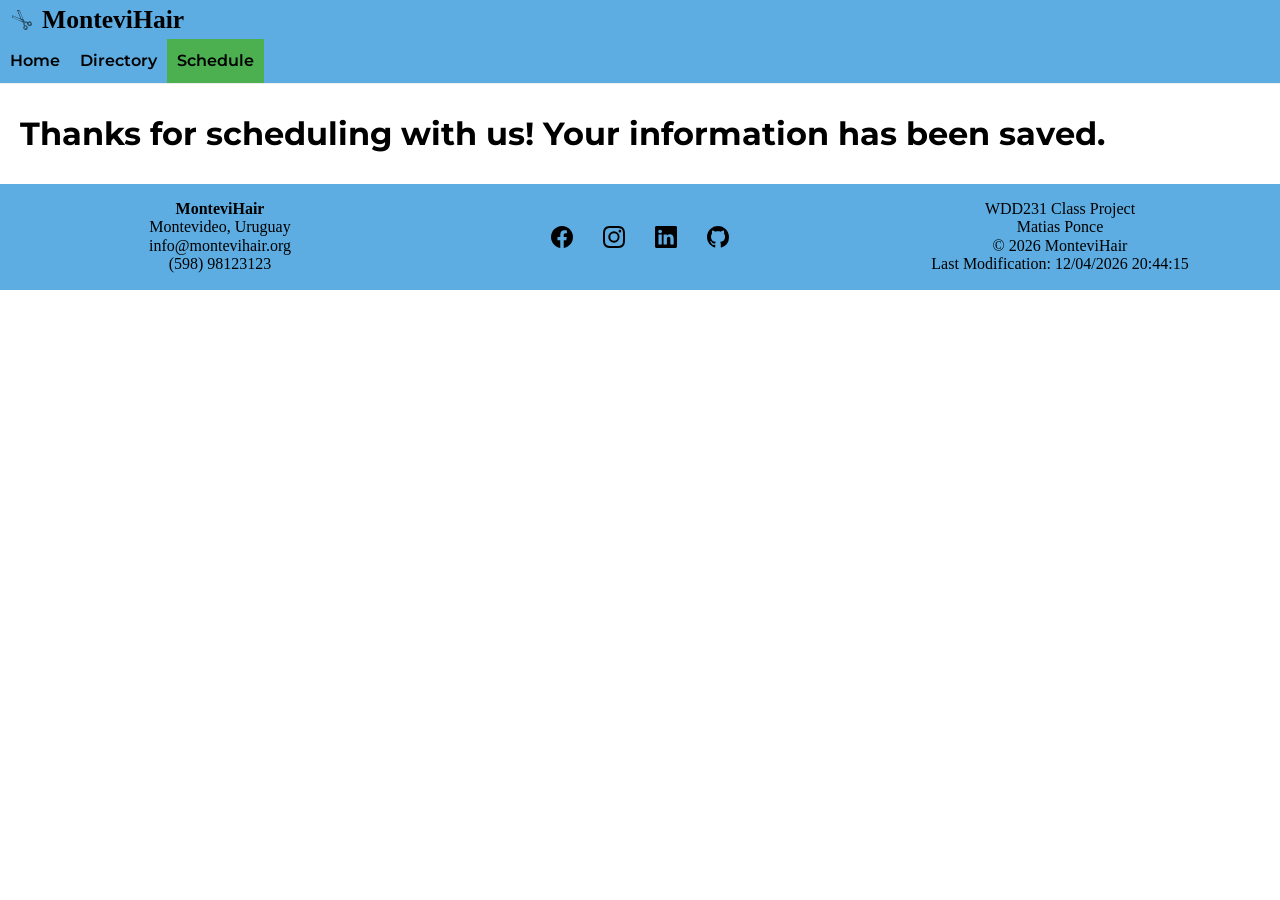
<file: project/thanks.html>
<!DOCTYPE html>
<html lang="en">

<head>
    <meta charset="UTF-8">
    <meta name="viewport" content="width=device-width, initial-scale=1.0">
    <meta name="description" content="This is the home page for MonteviHair-Hair Salon's Asociation.">
    <meta name="author" content="Matias Ponce">
    <meta property="og:description"
        content="The home page for MonteviHair-Hair Salon's Asociation. It provides some key information about the Asociation, along with information about the location's weather.">
    <meta property="og:title" content="Home- MonteviHair-Hair Salon's Asociation">
    <meta property="og:url" content="https://matip31.github.io/wdd231/">
    <meta property="og:image"
        content="https://matip31.github.io/wdd231/images/matias-picture.webp">
    <link rel="shortcut icon" href="images/favicon.ico">
    <link rel="stylesheet" href="styles/normalize.css">
    <link rel="stylesheet" href="styles/small.css">
    <link rel="stylesheet" href="styles/large.css">
    <link rel="preconnect" href="https://fonts.googleapis.com">
    <link rel="preconnect" href="https://fonts.gstatic.com" crossorigin>
    <link
        href="https://fonts.googleapis.com/css2?family=Montserrat:wght@500;700&family=Open+Sans:wght@400;600&display=swap"
        rel="stylesheet">
    <script type="module" src="scripts/schedule.mjs"></script>
    <title>MonteviHair</title>
</head>

<body>
    <header>
        <img src="images/logo.svg" alt="Logo" width="1" height="1">
        <span>MonteviHair</span>
        <button id="ham" aria-label="Open navigation menu" class="hamburguer"></button>
    </header>
    <nav id="nav-bar" class="navigation">
        <ul>
            <li>
                <a href="index.html" id="home">Home</a>
            </li>
            <li>
                <a href="directory.html" id="directory">Directory</a>
            </li>
            <li class="current">
                <a href="schedule.html" id="join">Schedule</a>
            </li>
        </ul>
    </nav>
    <main>
        <h1>Thanks for scheduling with us! Your information has been saved.</h1>
        
    </main>
    <footer>
        <div class="footer-column">
            <span><strong>MonteviHair</strong></span>
            <span>Montevideo, Uruguay</span>
            <span>info@montevihair.org</span>
            <span>(598) 98123123</span>
        </div>
        <div class="social">
            <a href="https://www.facebook.com/mati.ponce.71" target="_blank"><img src="images/facebook.svg"
                    alt="facebook" width="16" height="16"></a>
            <a href="https://www.instagram.com/matip31" target="_blank"><img src="images/instagram.svg" alt="instagram"
                    width="16" height="16"></a>
            <a href="www.linkedin.com/in/matip31" target="_blank"><img src="images/linkedin.svg" alt="Linkedin"
                    width="16" height="16"></a>
            <a href="https://github.com/Matip31" target="_blank"><img src="images/github.svg" alt="github" width="16"
                    height="16"></a>
        </div>
        <div class="footer-column">
            <span>WDD231 Class Project</span>
            <span>Matias Ponce</span>
            <span>© <span id="currentyear"></span> MonteviHair</span>
        <span id="lastModified"></span>
        </div>
        
    </footer>
</body>

</html>
</file>
<file: styles/small.css>
*{
    font-family: "Open Sans", sans-serif;
    box-sizing: border-box;
}
header {
  display: grid;
  grid-template-columns: 24px auto 44px;
  padding: 5px 0 5px 10px;
  border-bottom: solid 1px #ddd;
  column-gap: 8px;
  align-items: end;
}
header img{
    display: block;
    width: 100%;
    height: auto;
    padding-bottom: 2px;
}
header span{
    font-size: 1.6rem;
    color: black;
    font-weight: 800;
}
.hamburguer{
    background: none;
    border: none;
    color: black;
    cursor: pointer;
    font-family: Verdana, Geneva, Tahoma, sans-serif;
}
.hamburguer::after{
    content: "\2630";
    font-size: 2rem;
}
.hamburguer.show::after{
    content: "\00D7";
    font-size: 2rem;
}
.navigation{
    display: none;
    background-color: cadetblue;
}
.navigation.show{
    display: block;
}
.navigation ul{
    list-style-type: none;
    margin: 0;
    padding: 0;   
}
.navigation a{
    display: block;
    padding: .8rem 10px;
    color: black;
    font-weight: 600;
    text-decoration: none;
    border-bottom: solid 1px #ddd;
}
.navigation li.current{
    background-color: lightseagreen;
}
.navigation a:hover{
    background-color: darkcyan;
}
h1{
    margin-left: 10px;
}
footer{
    background-color: cadetblue;
    padding: 1rem 10px;
    text-align: center;
}
.social{
    display: flex;
    justify-content: center;
    column-gap: 8px;
}
.social a{
    display: flex;
    justify-content: center;
    align-items: center;
    width: 44px;
    height: 44px;
}
.social img{
    width: 22px;
    height: 22px;
}
.social a:hover{
    background-color: darkcyan;
}
.card{
    background-color: lightblue;
    margin-bottom: 2rem;
    padding: 0;
    padding-top: 0;
    border-radius: 12px;
    box-shadow: 0 4px 12px rgba(0,0,0,.1);
}
.card h2{
    text-align: center;
    margin-bottom: 1rem;
    padding: 5px;
    width: 100%;
    margin: 0;
    box-sizing: border-box;
    background-color: lightseagreen;
    border-radius: 12px;
}
.card p{
    padding: 20px;
    font-size: 1.2rem;
    font-weight: 600;
}
.student img{
    width: 400px;
    height: auto;
    padding: 3px;
}
.student{
    display: flex;
    flex-direction: column;
    align-items: center;
}
.filter{
    display: grid;
    grid-template-columns: 1fr 1fr 1fr;
    gap: 20px;
}
.filter button{
    margin: 10px;
    border-radius: 12px;
    background-color: #eee;
}
.filter button:hover{
    background-color: cadetblue;
    cursor: pointer;
}
#courses-list{
    display: flex;
    flex-direction: column;
}
#courses-list span{
    background-color: lightcyan;
    padding: 5px;
    margin: 10px;
    border-radius: 12px;
    text-align: center;
}
#credits{
    text-align: center;
}
dialog {
  border: 1px solid rgb(0 0 0 / 10%);
  border-radius: .25rem;
  padding: 1rem;
  background-color: #fff;
  box-shadow: 0 0 3rem lightblue;
  width: 90%;
  max-width: 600px;
}

::backdrop {
  background-color: rgb(0 0 0 / 50%);
}

dialog button {
  position: absolute;
  top: 23px;
  right: 23px;
  padding: .5rem 1rem;
  border: 1px solid rgb(0 0 0 / 10%);
}
</file>
<file: styles/large.css>
@media only screen and (min-width:38rem){
    header,main,nav,footer{
        max-width: 900px;
        margin: 0 auto;
    }
    header{
        grid-template-columns: 24px auto;
    }
    .hamburguer{
        display: none;
    }
    .navigation{
        display: block;
        border-bottom: solid 1px #eee;
    }
    .navigation ul{
        display: flex;
    }
    .navigation a{
        border: none;
    }
    .container{
        display: grid;
        grid-template-columns: 1fr 1fr;
        gap: 20px;
    }
    .courses{
        grid-column: 1/3;
    }
    #courses-list{
        display: grid;
        grid-template-columns: 1fr 1fr 1fr;
        gap: 15px;
    }
}
</file>
<file: styles/prophets.css>
*{
    box-sizing: border-box;
}
body{
    font-family:Arial, Helvetica, sans-serif;
    background-color: #f4f4f4;
    margin: 0;
}
header,footer{
    text-align: center;
    padding: 1rem;
}
h1{
    color: #4b4ba6;
    font-size: 2.5rem;
}
#cards{
    display: grid;
    grid-template-columns: repeat(4,1fr);
    padding: 1rem;
    gap: 10px;
    max-width: 1200px;
    margin: 0 auto;
}
#cards section{
    background-color: #dcdcec;
    border: 1px solid #7777aa;
    padding: 1rem;
    text-align: center;
    box-shadow: 0 0 10px rgba(0,0,0,0.2);
}
#cards h2{
    color: #4b4ba6;
    margin: 0 0 .5rem;

}
#cards p{
    margin: .3rem 0;
    font-size: .95rem;
}
#cards img{
    margin-top: 1rem;
    width: 200px;
    height: 250px;
    object-fit: cover;
    box-shadow: 0 0 8px rgba(0,0,0,0.3);

}
@media (max-width: 600px) {
    #cards {
        grid-template-columns: 1fr;
    }
}
</file>
<file: chamber/styles/small.css>
*{
    font-family: "Open Sans", sans-serif;
    box-sizing: border-box;
}
header {
  display: grid;
  grid-template-columns: 24px auto 44px;
  padding: 5px 0 5px 10px;
  border-bottom: solid 1px #ddd;
  column-gap: 8px;
  align-items: end;
}
header img{
    display: block;
    width: 100%;
    height: auto;
    padding-bottom: 2px;
}
header span{
    font-size: 1.6rem;
    color: black;
    font-weight: 800;
}
.hamburguer{
    background: none;
    border: none;
    color: black;
    cursor: pointer;
    font-family: Verdana, Geneva, Tahoma, sans-serif;
}
.hamburguer::after{
    content: "\2630";
    font-size: 2rem;
}
.hamburguer.show::after{
    content: "\00D7";
    font-size: 2rem;
}
.navigation{
    display: none;
    background-color: cadetblue;
}
.navigation.show{
    display: block;
}
.navigation ul{
    list-style-type: none;
    margin: 0;
    padding: 0;   
}
.navigation a{
    display: block;
    padding: .8rem 10px;
    color: black;
    font-weight: 600;
    text-decoration: none;
    border-bottom: solid 1px #ddd;
}
.navigation li.current{
    background-color: lightseagreen;
}
.navigation a:hover{
    background-color: darkcyan;
}
h1{
    margin-left: 10px;
}
footer{
    background-color: cadetblue;
    padding: 1rem 10px;
    text-align: center;
}
.social{
    display: flex;
    justify-content: center;
    column-gap: 8px;
}
.social a{
    display: flex;
    justify-content: center;
    align-items: center;
    width: 44px;
    height: 44px;
}
.social img{
    width: 22px;
    height: 22px;
}
.social a:hover{
    background-color: darkcyan;
}
.card{
    background-color: lightblue;
    margin-bottom: 2rem;
    padding: 0;
    padding-top: 0;
    border-radius: 12px;
    box-shadow: 0 4px 12px rgba(0,0,0,.1);
}
.card h2{
    text-align: center;
    margin-bottom: 1rem;
    padding: .75rem;
    width: 100%;
    margin: 0;
    box-sizing: border-box;
    background-color: lightseagreen;
    border-radius: 12px;
}
.card p {
    margin: .5rem 0;
    padding: 0;
    font-size: 1.2rem;
    font-weight: 600;
}
.footer-column{
    display: flex;
    flex-direction: column;
}
.grid {
    display: grid;
    grid-template-columns: repeat(auto-fit, minmax(250px, 1fr));
    gap: 1rem;
}

.grid section {
    text-align: center;
}

.grid section > * {
    margin: .25rem 0;
}

.grid img {
    width: 100%;
    max-width: 150px;
    height: auto;
    display: block;
    margin: 0 auto;
    border: 1px solid #fff;
    box-shadow: 0 0 1rem #555;
}
.list {
    display: flex;
    flex-direction: column;
}

.list section {
    display: grid;
    grid-template-columns: 2fr 1fr 1fr;
    padding: .5rem;
}

.list section img {
    display: none;
}
.list section:nth-child(even) {
    background-color: #eaeaea;
}
.menu {
    display: flex;
    justify-content: center;
    gap: 1rem;
    margin: 1.5rem 0;
}

.menu button {
    background-color: lightseagreen;
    color: black;
    border: none;
    border-radius: 8px;
    padding: .75rem 1.5rem;
    font-size: 1rem;
    font-weight: 600;
    cursor: pointer;
    transition: background-color .3s ease, transform .2s ease;
}

.menu button:hover {
    background-color: darkcyan;
    transform: translateY(-2px);
}

.menu button:active {
    transform: translateY(0);
}
.menu button.active {
    background-color: cadetblue;
    color: white;
}
.hero {
    position: relative;
    width: 100%;
}

.hero img {
    width: 100%;
    height: 300px;
    object-fit: cover;
    display: block;
}

.hero-content {
    position: absolute;
    top: 50%;
    left: 5%;
    right: 5%;
    transform: translateY(-50%);
    color: white;
}

.hero-content h1 {
    font-size: 1.8rem;
    margin-bottom: 1rem;
}

.cta-btn {
    display: inline-block;
    padding: .8rem 1.5rem;
    background: #005a9c;
    color: white;
    text-decoration: none;
    border-radius: 6px;
    font-weight: bold;
}

.cta-btn:hover {
    background: #003f6b;
}

.home-grid {
    display: grid;
    grid-template-columns: 1fr;
    gap: 1rem;
    padding: 1rem;
}

.events {
    background: lightblue;
    padding: 1rem;
    border-radius: 8px;
    box-shadow: 0 2px 8px rgba(0,0,0,.1);
}


#spotlights {
    display: grid;
    grid-template-columns: 1fr;
    gap: 1rem;
}

.spotlight {
    text-align: center;
    padding: 1rem;
    background: lightblue;
    border-radius: 8px;
    box-shadow:0 0 10px rgba(0,0,0,.1);
}

.spotlight img {
    width: 100px;
    height: 100px;
    object-fit: contain;
}
.weather-card{
    padding:1rem;
}

.weather-card h2,
.weather-card h3{
    text-align:center;
}

.current-weather{
    display: flex;
    align-items: center;
    justify-content: center; /* NO space-between */
    gap: .75rem;
}

.weather-info{
    display: flex;
    flex-direction: column;
    align-items: flex-start;
}

#weather-icon{
    width: 70px;
    height: 70px;
}

.temperature{
    margin: 0;
    font-size: 2rem;
    font-weight: bold;
}

#weather-desc{
    margin: 0;
    text-transform: capitalize;
}
#forecast{
    justify-items: center;
}
.join-main{
    display:grid;
    gap:2rem;
    padding: 2rem;

}
.join-card{
    opacity:0;
    transform:translateY(40px);
    animation:fadeUp .8s forwards;
    background:white;
    border-left:8px solid #6ea4a6;
    border-radius:10px;
    padding:1.25rem;
    box-shadow:0 2px 8px rgba(0,0,0,.15);
}
.join-card:nth-child(1){
    animation-delay:.2s;
}

.join-card:nth-child(2){
    animation-delay:.4s;
}

.join-card:nth-child(3){
    animation-delay:.6s;
}

.join-card:nth-child(4){
    animation-delay:.8s;
}
@keyframes fadeUp{

    to{

    opacity:1;
    transform:translateY(0);

    }

}
.join-main form{
    display:flex;
    flex-direction:column;
    gap:1rem;
    background:#fff;
    padding:2rem;
    border-radius:12px;
    box-shadow:0 3px 12px rgba(0,0,0,.15);
}
.join-main label{
    display:flex;
    flex-direction:column;
    font-weight:600;
    color:#222;
    gap:.35rem;
}
.join-main input,
.join-main textarea,
.join-main select{

    padding:.8rem;
    font-size:1rem;
    border:1px solid #bcbcbc;
    border-radius:8px;
    width:100%;
}
.join-main input:focus,
.join-main textarea:focus,
.join-main select:focus{
    outline:none;
    border-color:#5d9ca0;
    box-shadow:0 0 5px rgba(93,156,160,.4);
}
textarea{
    resize:vertical;
    min-height:140px;
}
input[type=submit]{
    background:#6ea4a6;
    color:white;
    border:none;
    padding:1rem;
    border-radius:8px;
    cursor:pointer;
    font-size:1rem;
    font-weight:bold;
    transition:.3s;
}

input[type=submit]:hover{

    background:#4f8d91;

}
.membership-cards{
    display:flex;
    flex-direction:column;
    gap:1.5rem;
}
.join-card h3{
    margin-top:0;
    color:#234f55;
}
.join-card button{
    margin-top:1rem;
    background:#6ea4a6;
    color:white;
    border:none;
    padding:.6rem 1rem;
    border-radius:6px;
    cursor:pointer;
    transition:.3s;
}
.join-card button:hover{
    background:#4f8d91;
}
dialog{
    border:none;
    border-radius:12px;
    padding:2rem;
    width:min(90%,450px);
    box-shadow:0 8px 30px rgba(0,0,0,.35);
}
dialog::backdrop{
    background:rgba(0,0,0,.45);
}
.close-btn{
    margin-top:1rem;
    background:#6ea4a6;
    color:white;
    border:none;
    padding:.75rem 1.5rem;
    border-radius:6px;
    cursor:pointer;
}
.join-main h1{
        text-align: center;
        color: #234f55;
}
.membership-cards h2{
    margin: 0 0 1rem;
    padding-bottom: .75rem;
    text-align: center;
    color: #234f55;
    font-family: "Montserrat", sans-serif;
    font-size: 1.6rem;
    border-bottom: 3px solid #6ea4a6;
}
.place {
    display: grid;
    grid-template-areas: 
    "name"
    "photograph"
    "description"
    "location";
    background: lightblue;
    color: #1f2937;
    border: 1px solid #5B9BD5;
    border-radius: 8px;
    overflow: hidden;
}

.place:hover {
    transform: translateY(-4px);
    box-shadow: 0 6px 12px rgba(0,0,0,.2);
}

.place img {
    width: 100%;
    grid-area: photograph;
}

.place h2 {
    padding: 5px;
    margin-top: 1rem;
    margin-bottom: .5rem;
    grid-area: name;
}

.place address {
    margin-bottom: 1rem;
    color: #374151;
    grid-area: location;
    padding: 5px;
}

.place p {
    margin-bottom: 1.25rem;
    grid-area: description;
    padding: 5px;
}
#visit-message {
    background-color: #e0f2fe;
    border-left: 5px solid #0284c7;
    color: #1f2937;
    padding: 1rem;
    margin: 1rem 0;
    border-radius: .5rem;
    font-weight: 600;
}
</file>
<file: chamber/styles/medium.css>
@media only screen and (min-width:38rem){
    header,main,nav,footer{
        margin: 0 auto;
    }
    main{
        padding: 10px;
    }
    header{
        grid-template-columns: 24px auto;
    }
    .hamburguer{
        display: none;
    }
    .navigation{
        display: block;
        border-bottom: solid 1px #eee;
    }
    .navigation ul{
        display: flex;
    }
    .navigation a{
        border: none;
    }
    footer{
        display: grid;
        grid-template-columns: 1fr 1fr 1fr;
    }
    .social{
        align-items: center;
    }
    .hero img {
        height: 450px;
    }

    .hero-content {
        left: 8%;
        right: auto;
    }

    .hero-content h1 {
        font-size: 2.5rem;
    }

    .home-grid {
        grid-template-columns: repeat(3, 1fr);
        gap: 1.5rem;
        padding: 2rem;
    }

    .home-grid .card:last-child {
        grid-column: span 3;
    }

    #spotlights {
        grid-template-columns: repeat(auto-fit, minmax(250px, 1fr));
    }

    .spotlight img {
        width: 120px;
        height: 120px;
    }
    .join-main{

        grid-template-columns:2fr 1fr;
        align-items: start;
    }
    .join-main h1{
        grid-column: 1/-1;
        text-align: center;
    }
    .place {
        grid-template-areas: 
        "photograph name"
        "photograph description"
        "photograph location";
    }
    .place img{
        width: 300px;
        transition: transform .3s ease, box-shadow .3s ease;
    }
    .place img:hover {
        transform: scale(1.05);
        box-shadow: 0 8px 16px rgba(0,0,0,.3);
    }

}
</file>
<file: chamber/styles/large.css>
@media only screen and (min-width:64rem){
    #allplaces {
        display: grid;
        grid-template-columns: 1fr 1fr;
        gap: 10px;
    }
}
</file>
<file: project/styles/small.css>
:root{
    --primary-blue: #5DADE2;
    --primary-green: #4CAF50;
    --secondary-green:#2E7D32;
    --accent-yellow: #F4D03F;
    --background: #FFFFFF;
    --text: #333333;
}
*{
    box-sizing: border-box;
}
h1, h2, h3, nav {
    font-family: "Montserrat", sans-serif;
}
header {
  display: grid;
  grid-template-columns: 24px auto 44px;
  padding: 5px 0 5px 10px;
  column-gap: 8px;
  align-items: end;
  background-color: var(--primary-blue);
}
article{
    border-left: 6px solid var(--primary-green);
}
header img{
    display: block;
    width: 100%;
    height: auto;
    padding-bottom: 2px;
}
header span{
    font-size: 1.6rem;
    color: black;
    font-weight: 800;
}
.hamburguer{
    background: none;
    border: none;
    color: black;
    cursor: pointer;
    font-family: Verdana, Geneva, Tahoma, sans-serif;
}
.hamburguer::after{
    content: "\2630";
    font-size: 2rem;
}
.hamburguer.show::after{
    content: "\00D7";
    font-size: 2rem;
}
.navigation{
    display: none;
    background-color: var(--primary-blue);
    border-bottom: solid 1px var(--accent-yellow);
}
.navigation.show{
    display: block;
}
.navigation ul{
    list-style-type: none;
    margin: 0;
    padding: 0;   
}
.navigation a{
    display: block;
    padding: .8rem 10px;
    color: black;
    font-weight: 600;
    text-decoration: none;
    border-bottom: solid 1px #e0e0e0;
}
.navigation li.current{
    background-color: var(--primary-green);
}
.navigation a:hover{
    background-color: var(--secondary-green);
}
h1{
    margin-left: 10px;
}
footer{
    background-color: var(--primary-blue);
    padding: 1rem 10px;
    text-align: center;
}
.social{
    display: flex;
    justify-content: center;
    column-gap: 8px;
}
.social a{
    display: flex;
    justify-content: center;
    align-items: center;
    width: 44px;
    height: 44px;
}
.social img{
    width: 22px;
    height: 22px;
}
.social a:hover{
    background-color: var(--secondary-green);
}
.card{
    background-color: var(--background);
    margin-bottom: 2rem;
    padding: 0;
    padding-top: 0;
    border-radius: 12px;
    box-shadow: 0 4px 12px rgba(0,0,0,.1);
}
.card h2{
    text-align: center;
    margin-bottom: 1rem;
    padding: .75rem;
    width: 100%;
    margin: 0;
    box-sizing: border-box;
    background-color: var(--primary-green);
    border-radius: 12px;
}
.card p {
    margin: .5rem 0;
    padding: 0;
    font-size: 1.2rem;
    font-weight: 600;
}
.footer-column{
    display: flex;
    flex-direction: column;
}
.footer-column a{
    text-decoration: none;
    font-weight: 600;
    color: black;
}
.grid {
    display: grid;
    grid-template-columns: repeat(auto-fit, minmax(250px, 1fr));
    gap: 1rem;
}

.grid section {
    text-align: center;
}

.grid section > * {
    margin: .25rem 0;
}

.grid img {
    width: 100%;
    max-width: 150px;
    height: auto;
    display: block;
    margin: 0 auto;
    border: 1px solid #fff;
    box-shadow: 0 0 1rem #555;
}
.menu {
    display: flex;
    justify-content: center;
    gap: 1rem;
    margin: 1.5rem 0;
}

.menu button {
    background-color: var(--primary-green);
    color: black;
    border: none;
    border-radius: 8px;
    padding: .75rem 1.5rem;
    font-size: 1rem;
    font-weight: 600;
    cursor: pointer;
    transition: background-color .3s ease, transform .2s ease;
}

.menu button:hover {
    background-color: var(--secondary-green);
    transform: translateY(-2px);
}

.menu button:active {
    transform: translateY(0);
}
.menu button.active {
    background-color: var(--primary-blue);
    color: white;
}
.hero {
    position: relative;
    width: 100%;
}

.hero img {
    width: 100%;
    height: 300px;
    object-fit: cover;
    display: block;
}

.hero-content {
    position: absolute;
    top: 50%;
    left: 5%;
    right: 5%;
    transform: translateY(-50%);
    color: white;
}

.hero-content h1 {
    font-size: 1.8rem;
    margin-bottom: 1rem;
}

.cta-btn {
    display: inline-block;
    padding: .8rem 1.5rem;
    background: var(--primary-green);
    color: white;
    text-decoration: none;
    border-radius: 6px;
    font-weight: bold;
}

.cta-btn:hover {
    background: var(--secondary-green);
}

.home-grid {
    display: flex;
    flex-direction: column;
    gap: 2rem;
    margin: 2rem auto;
}

.weather-card{
    padding:1rem;
}

.weather-card h2,
.weather-card h3{
    text-align:center;
}

.current-weather{
    display: flex;
    align-items: center;
    justify-content: center;
    gap: .75rem;
}

.weather-info{
    display: flex;
    flex-direction: column;
    align-items: flex-start;
}

#weather-icon{
    width: 70px;
    height: 70px;
}

.temperature{
    margin: 0;
    font-size: 2rem;
    font-weight: bold;
}

#weather-desc{
    margin: 0;
    text-transform: capitalize;
}
#forecast{
    justify-items: center;
}
.open-modal {
    background-color: var(--primary-green);
    color: white;
    border: none;
    padding: .9rem 2rem;
    font-size: 1.1rem;
    font-weight: bold;
    border-radius: 8px;
    cursor: pointer;
    transition: background-color .3s ease, transform .2s ease;
    align-self: center;
}
.open-modal:hover {
    background-color: var(--secondary-green);
    transform: scale(1.05);
}
dialog {
    width: min(700px, 90%);
    border: none;
    border-radius: 12px;
    padding: 2rem;
    box-shadow: 0 10px 30px rgba(0,0,0,.3);
}

dialog::backdrop {
    background: rgba(0,0,0,.5);
}
dialog h2 {
    text-align: center;
    color: #4CAF50;
    margin-bottom: 1rem;
    font-size: 2rem;
}

dialog p {
    line-height: 1.8;
    font-size: 1.05rem;
    color: #333;
    text-align: justify;
    margin-bottom: 2rem;
}
.close-btn {
    display: block;
    margin: 0 auto;
    background-color: var(--primary-green);
    color: white;
    border: none;
    padding: .8rem 1.8rem;
    border-radius: 8px;
    cursor: pointer;
    font-weight: bold;
    transition: background-color .3s;
}

.close-btn:hover {
    background-color: var(--secondary-green);
}
.schedule {
    max-width: 700px;
    margin: 3rem auto;
    padding: 2rem;
    background-color: var(--background);
    border: 4px solid var(--primary-green);
    border-radius: 12px;
    box-shadow: 0 8px 20px rgba(0,0,0,.15);
}

.schedule h2 {
    text-align: center;
    color: var(--primary-green);
    font-size: 2rem;
    margin-bottom: 2rem;
}

.schedule form {
    display: flex;
    flex-direction: column;
    gap: 1.5rem;
}

.schedule label {
    display: block;
    font-weight: bold;
    color: #333;
    margin-bottom: .4rem;
}

.schedule input,
.schedule select {
    width: 100%;
    padding: .8rem;
    border: 2px solid var(--primary-blue);
    border-radius: 8px;
    font-size: 1rem;
    box-sizing: border-box;
    transition: border-color .3s, box-shadow .3s;
}

.schedule input:focus,
.schedule select:focus {
    outline: none;
    border-color: var(--primary-green);
    box-shadow: 0 0 8px rgba(76, 175, 80, .3);
}

#submit {
    background-color: #4CAF50;
    color: white;
    border: none;
    font-size: 1.1rem;
    font-weight: bold;
    padding: 1rem;
    border-radius: 8px;
    cursor: pointer;
    transition: background-color .3s, transform .2s;
}

#submit:hover {
    background-color: #3d9140;
    transform: scale(1.03);
}

#submit:active {
    transform: scale(.98);
}
</file>
<file: project/styles/large.css>
@media only screen and (min-width:38rem){
    header,main,nav,footer{
        margin: 0 auto;
    }
    main{
        padding: 10px;
    }
    header{
        grid-template-columns: 24px auto;
    }
    .hamburguer{
        display: none;
    }
    .navigation{
        display: block;
        border-bottom: solid 1px #eee;
    }
    .navigation ul{
        display: flex;
    }
    .navigation a{
        border: none;
    }
    footer{
        display: grid;
        grid-template-columns: 1fr 1fr 1fr;
    }
    .social{
        align-items: center;
    }
    .hero img {
        height: 450px;
    }

    .hero-content {
        left: 8%;
        right: auto;
    }

    .hero-content h1 {
        font-size: 2.5rem;
    }

    .home-grid {
        grid-template-columns: repeat(3, 1fr);
        gap: 1.5rem;
        padding: 2rem;
    }

    .home-grid .card:last-child {
        grid-column: span 3;
    }

    #spotlights {
        grid-template-columns: repeat(auto-fit, minmax(250px, 1fr));
    }

    .spotlight img {
        width: 120px;
        height: 120px;
    }

}
</file>
<file: project/styles/siteplan.css>
:root{
    --primary-blue: #5DADE2;
    --primary-green: #4CAF50;
    --secondary-green:#2E7D32;
    --accent-yellow: #F4D03F;
    --background: #FFFFFF;
    --text: #333333;
}

*{
    margin: 0;
    padding: 0;
    box-sizing: border-box;
}
h1, h2, h3, nav {
    font-family: "Montserrat", sans-serif;
}

body{
    font-family: "Open Sans", sans-serif;
    background-color: var(--background);
    color: var(--text);
    line-height: 1.6;
}

header{
    background-color: var(--primary-blue);
    color: white;
    text-align: center;
    padding: 2rem;
    border-bottom: 8px solid var(--accent-yellow);
}

header h1{
    font-size: 2.5rem;
}

main{
    max-width: 1000px;
    margin: 2rem auto;
    padding: 0 1rem;
}

section{
    background-color: var(--background);
    margin-bottom: 2rem;
    padding: 1.5rem;
    border-radius: 12px;
    box-shadow: 0 4px 12px rgba(0,0,0,.1);
    border-left: 6px solid var(--primary-green);
}

section h2{
    color: var(--primary-blue);
    margin-bottom: 1rem;
    border-bottom: 2px solid var(--accent-yellow);
    padding-bottom: .5rem;
}

section p{
    margin-bottom: 1rem;
}

ul{
    padding-left: 1.5rem;
}

li{
    margin-bottom: .75rem;
}

#blue{
    color: var(--primary-blue);
}

#green{
    color: var(--primary-green);
}

#dark-green{
    color: var(--secondary-green);
}

#yellow{
    color: var(--accent-yellow);
}

#white{
    background-color: var(--background);
    color: var(--text);
    border: 1px solid #ddd;
    padding: .25rem .5rem;
    display: inline-block;
}
#desktop{
    width: 900px;
    height: auto;
}
#mobile{
    height: 600px;
    width: auto;
}
</file>
